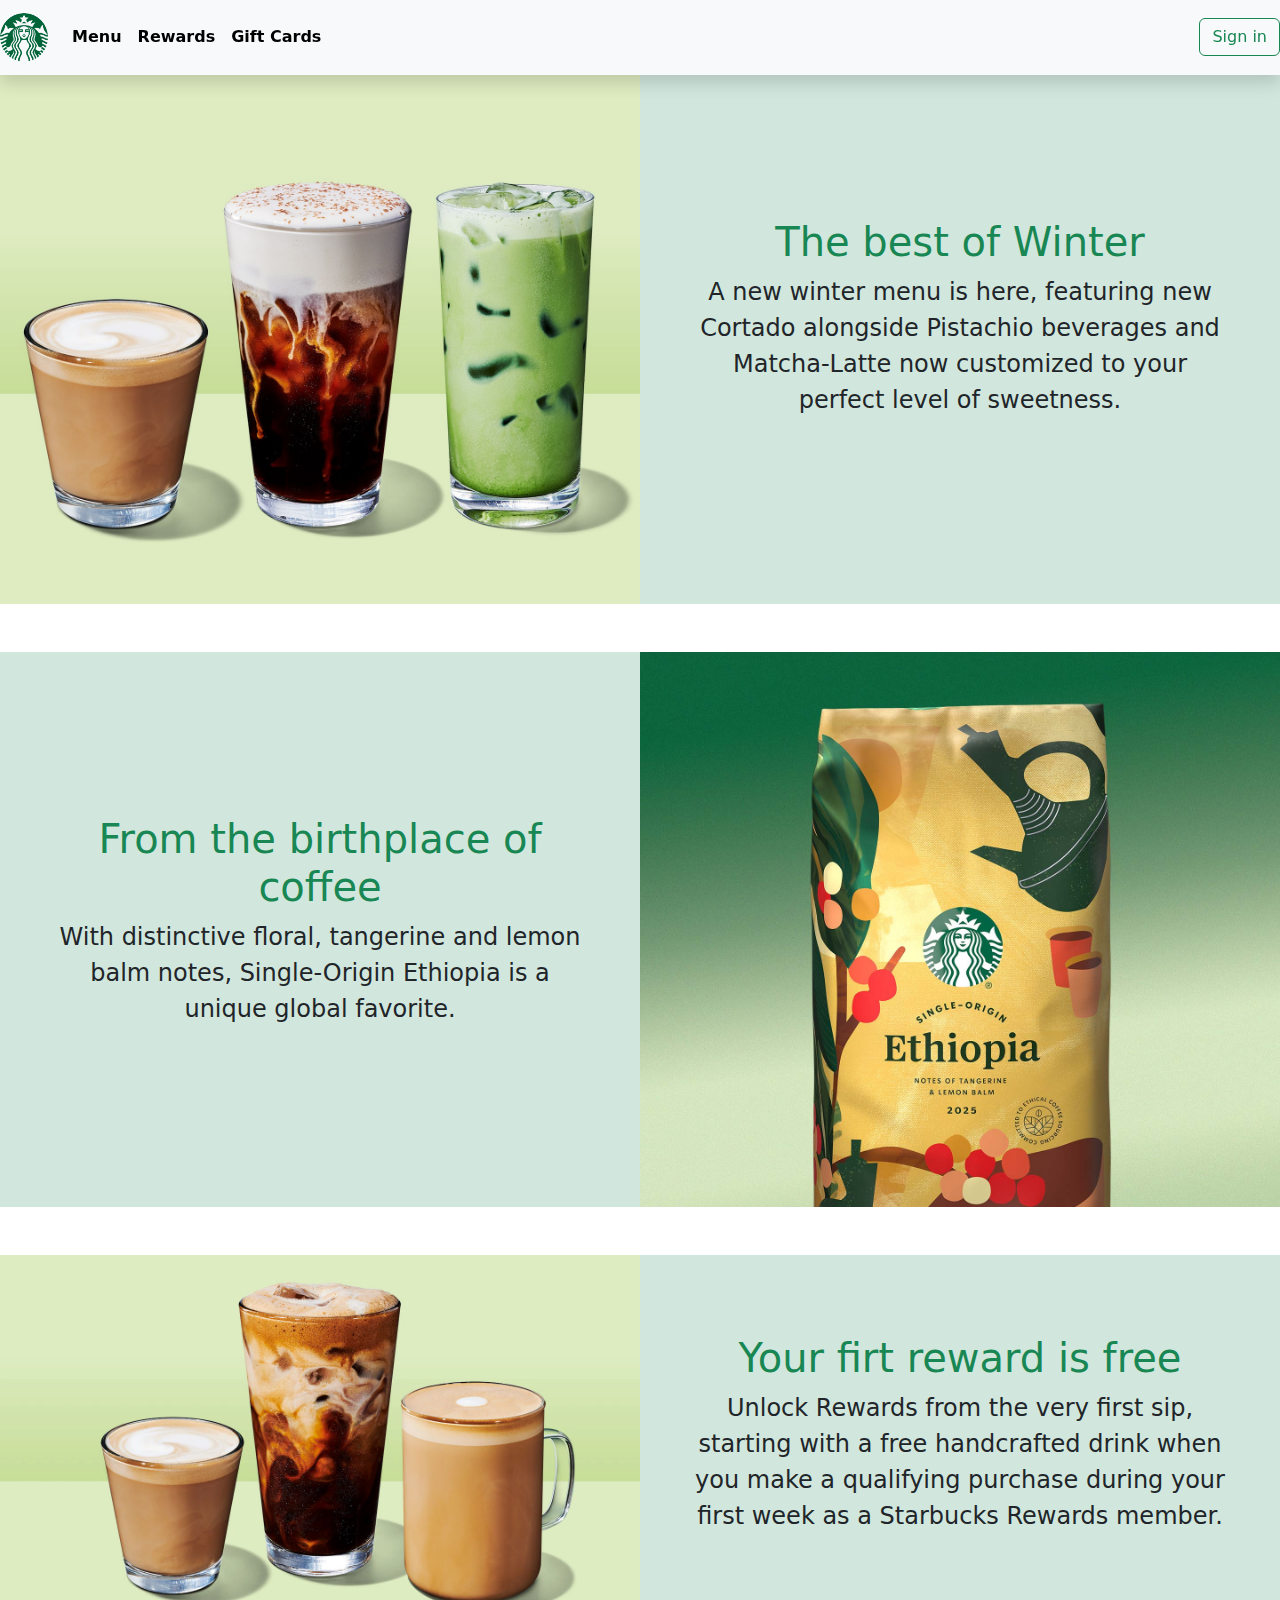
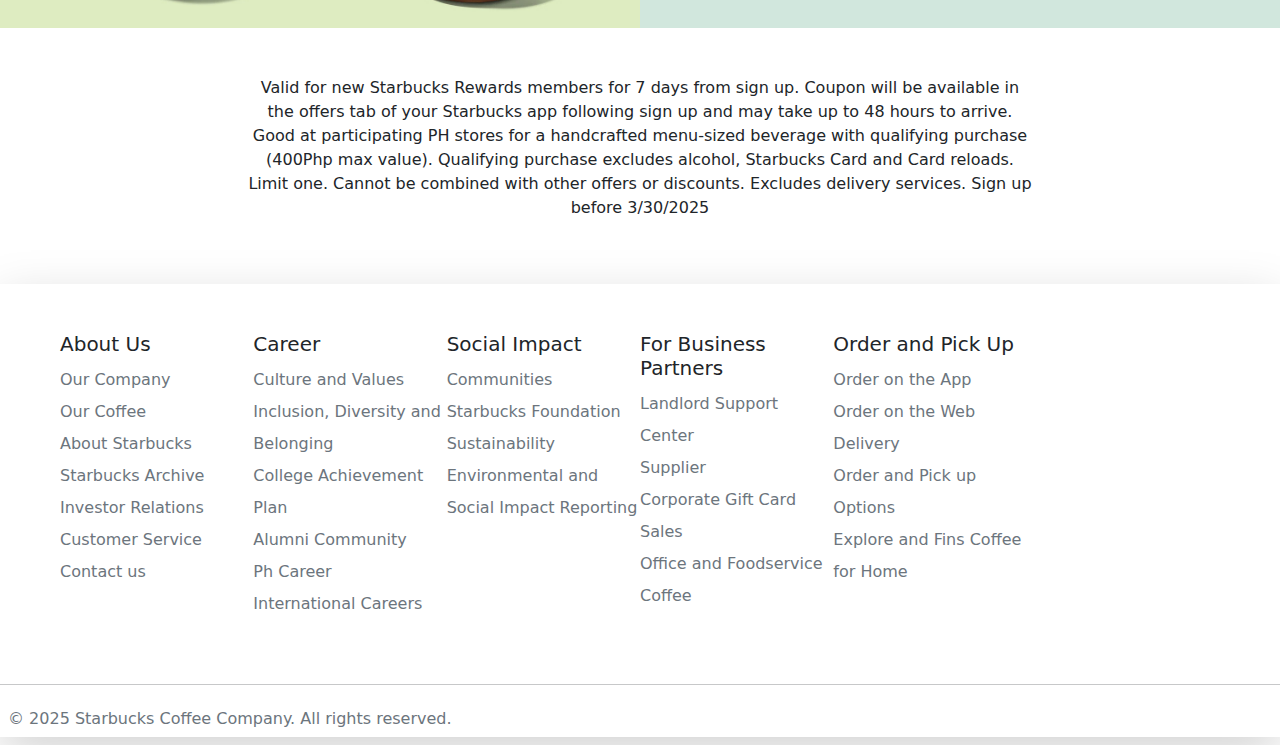
<file: index.html>
<!DOCTYPE html>
<html lang="en">

<head>
  <meta charset="UTF-8">
  <meta name="viewport" content="width=device-width, initial-scale=1.0">
  <title>Starbuck</title>
  <link href="https://cdn.jsdelivr.net/npm/bootstrap@5.3.3/dist/css/bootstrap.min.css" rel="stylesheet"
    integrity="sha384-QWTKZyjpPEjISv5WaRU9OFeRpok6YctnYmDr5pNlyT2bRjXh0JMhjY6hW+ALEwIH" crossorigin="anonymous">
    <link rel="stylesheet" href="style.css">
</head>

<!--Nav Section-->
<body>
  <nav class="navbar navbar-expand-lg bg-body-tertiary shadow fixed-top">
    <div class="container-fluid p-0">
      <a class="navbar-brand" href="#"><img src="images/sb-logo.png" class="rounded-circle" style="width: 3rem;"></a>
      <button class="navbar-toggler" type="button" data-bs-toggle="collapse" data-bs-target="#navbarNav"
        aria-controls="navbarNav" aria-expanded="false" aria-label="Toggle navigation">
        <span class="navbar-toggler-icon"></span>
      </button>
      <div class="collapse navbar-collapse" id="navbarNav">
        <ul class="navbar-nav me-auto mb-2 mb-lg-0">
          <li class="nav-item">
            <a class="nav-hover nav-link active fw-bold" aria-current="page" href="menu.html">Menu</a>
          </li>
          <li class="nav-item">
            <a class="nav-hover nav-link active fw-bold" href="reward.html">Rewards</a>
          </li>
          <li class="nav-item">
            <a class="nav-hover nav-link active fw-bold" href="gift.html">Gift Cards</a>
          </li>
        </ul>
        <hr>
        <div class="d-flex">
          <a href="login.html"class="btn btn-outline-success">Sign in</a>
        </div>
      </div>
    </div>
  </nav>
  <!--End Nav Section-->

  <!--Main Section-->
  <main class="mt-5">
        <!--First row-->
        <div class="row mt-5 bg-success-subtle align-items-center g-0">
          <div class="col-md-6">
            <img src="images/three-glass-drinks.jpg" class="img-fluid">
          </div>
          <div class="col-md-6 text-center p-5">
            <h1 class="text-success">The best of Winter</h1>
            <p class="fs-4">A new winter menu is here, featuring new Cortado alongside Pistachio beverages and Matcha-Latte
              now
              customized to your perfect level of sweetness.</p>
          </div>
        </div>
        <!--End of First row-->

        <!--Second row-->
        <div class="row bg-success-subtle mt-5 align-items-center d-flex flex-wrap-reverse g-0">
          <div class="col-md-6 text-center p-5">
            <h1 class="text-success">From the birthplace of coffee</h1>
            <p class="fs-4">With distinctive floral, tangerine and lemon balm notes,
              Single-Origin Ethiopia is a unique global favorite.</p>
          </div>
          <div class="col-md-6">
            <img class="img-fluid" src="images/coffee-pack.jpg">
          </div>
        </div>
        <!--End of Second row-->

        <!--Third row-->
        <div class="row bg-success-subtle mt-5 align-items-center g-0">
          <div class="col-md-6">
            <img class="img-fluid" src="images/three-glass-coffee.webp">
          </div>
          <div class="col-md-6 text-center p-5">
            <h1 class="text-success">Your firt reward is free</h1>
            <p class="fs-4">Unlock Rewards from the very first sip, starting with a free handcrafted drink when you make a
              qualifying
              purchase during your first week as a Starbucks Rewards member.</p>
          </div>
        </div>
        <!--End of third row-->

        <!--Fourth row-->
        <div class="row p-5 align-items-center text-center g-0">
          <div class="col-md-2"></div>
          <div class="col-md-8">
            <p>Valid for new Starbucks Rewards members for 7 days from sign up. Coupon will be available in the offers tab
              of your Starbucks app following sign up and may take up to 48 hours to arrive. Good at participating PH
              stores for a handcrafted menu-sized beverage with qualifying purchase (400Php max value). Qualifying purchase
              excludes alcohol, Starbucks Card and Card reloads. Limit one. Cannot be combined with other offers or
              discounts. Excludes delivery services. Sign up before 3/30/2025</p>
          </div>
          <div class="col-md-2"></div>
        </div>
        <!--End of fourth row-->
  </main>

    <!--Footer-->
    <footer class="shadow-lg">
      <div class="container-fluid">
            <!-- Accordion for smaller screens -->
            <div class="accordion accordion-flush d-lg-none pt-5" id="footerAccordion">
              <!-- About Us -->
              <div class="accordion-item">
                <h2 class="accordion-header" id="aboutUsHeading">
                  <button class="accordion-button" type="button" data-bs-toggle="collapse" data-bs-target="#aboutUsCollapse" aria-expanded="true" aria-controls="aboutUsCollapse">
                    About Us
                  </button>
                </h2>
                <div id="aboutUsCollapse" class="accordion-collapse collapse show" aria-labelledby="aboutUsHeading" data-bs-parent="#footerAccordion">
                  <div class="accordion-body">
                    <a href="https://www.starbucks.com/about-us/" class="custom-link lh-lg link-offset-2 link-underline link-underline-opacity-0 d-block text-secondary">Our Company</a>
                    <a href="https://www.starbucks.com/coffee/" class="custom-link lh-lg link-offset-2 link-underline link-underline-opacity-0 d-block text-secondary">Our Coffee</a>
                    <a href="https://about.starbucks.com/" class="custom-link lh-lg link-offset-2 link-underline link-underline-opacity-0 d-block text-secondary">About Starbucks</a>
                    <a href="https://archive.starbucks.com/" class="custom-link lh-lg link-offset-2 link-underline link-underline-opacity-0 d-block text-secondary">Starbucks Archive</a>
                    <a href="https://investor.starbucks.com/ir-home/default.aspx" class="custom-link lh-lg link-offset-2 link-underline link-underline-opacity-0 d-block text-secondary">Investor Relations</a>
                    <a href="https://customerservice.starbucks.com/sbux" class="custom-link lh-lg link-offset-2 link-underline link-underline-opacity-0 d-block text-secondary">Customer Service</a>
                    <a href="https://www.starbucks.com/contact/" class="custom-link lh-lg link-offset-2 link-underline link-underline-opacity-0 d-block text-secondary">Contact us</a>
                  </div>
                </div>
              </div>
            </div>
            <!--End About us footer section-->

            <!-- Careers -->
            <div class="accordion accordion-flush d-lg-none" id="footerAccordion">
              <div class="accordion-item">
                <h2 class="accordion-header" id="careersHeading">
                  <button class="accordion-button collapsed" type="button" data-bs-toggle="collapse" data-bs-target="#careersCollapse" aria-expanded="false" aria-controls="careersCollapse">
                    Careers
                  </button>
                </h2>
                <div id="careersCollapse" class="accordion-collapse collapse" aria-labelledby="careersHeading" data-bs-parent="#footerAccordion">
                  <div class="accordion-body">
                    <a href="https://careers.starbucks.com/culture/" class="custom-link lh-lg link-offset-2 link-underline link-underline-opacity-0 d-block text-secondary">Culture and Values</a>
                    <a href="https://about.starbucks.com/inclusion-diversity-belonging/" class="custom-link lh-lg link-offset-2 link-underline link-underline-opacity-0 d-block text-secondary">Inclusion, Diversity, & Belonging</a>
                    <a href="https://careers.starbucks.com/benefits/education/" class="custom-link lh-lg link-offset-2 link-underline link-underline-opacity-0 d-block text-secondary">College Achievement Plan</a>
                    <a href="https://alumni.starbucks.com/login/" class="custom-link lh-lg link-offset-2 link-underline link-underline-opacity-0 d-block text-secondary">Alumni Community</a>
                    <a href="https://careers.starbucks.com/" class="custom-link lh-lg link-offset-2 link-underline link-underline-opacity-0 d-block text-secondary">PH Careers</a>
                    <a href="https://careers.starbucks.com/discover-opportunities/international-careers/" class="custom-link lh-lg link-offset-2 link-underline link-underline-opacity-0 d-block text-secondary">International Careers</a>
                  </div>
                </div>
              </div>
            </div> 
            <!--End of Career section footer-->

              <!--Social Impact-->
              <div class="accordion accordion-flush d-lg-none" id="footerAccordion">
                <div class="accordion-item">
                  <h2 class="accordion-header" id="socialImpact">
                    <button class="accordion-button collapsed" type="button" data-bs-toggle="collapse" data-bs-target="#careersCollapse" aria-expanded="false" aria-controls="careersCollapse">
                      Social Impact
                    </button>
                  </h2>
                  <div id="careersCollapse" class="accordion-collapse collapse" aria-labelledby="careersHeading" data-bs-parent="#footerAccordion">
                    <div class="accordion-body">
                      <a href="https://about.starbucks.com/communities/" class="custom-link lh-lg link-offset-2 link-underline link-underline-opacity-0 d-block text-secondary">Communities</a>
                      <a href="https://about.starbucks.com/the-starbucks-foundation/" class="custom-link lh-lg link-offset-2 link-underline link-underline-opacity-0 d-block text-secondary">Starbucks Foundation</a>
                      <a href="https://about.starbucks.com/sustainability/" class="custom-link lh-lg link-offset-2 link-underline link-underline-opacity-0 d-block text-secondary">Sustainability</a>
                      <a href="https://www.starbucks.com/responsibility/reporting-hub/" class="custom-link lh-lg link-offset-2 link-underline link-underline-opacity-0 d-block text-secondary">Environmental and Social Impact Reporting</a>
                    </div>
                  </div>
                </div>
              </div>
              <!--End of Social Impact-->
            
            <!--For Business Partners-->
            <div class="accordion accordion-flush d-lg-none" id="footerAccordion">
              <div class="accordion-item">
                <h2 class="accordion-header" id="forBusinessPartners">
                  <button class="accordion-button" type="button" data-bs-toggle="collapse" data-bs-target="#aboutUsCollapse" aria-expanded="true" aria-controls="aboutUsCollapse">
                    For Business Partner
                  </button>
                </h2>
                <div id="aboutUsCollapse" class="accordion-collapse collapse show" aria-labelledby="aboutUsHeading" data-bs-parent="#footerAccordion">
                  <div class="accordion-body">
                    <a href="https://www.starbucks.com/business/landlord-faq/" class="custom-link lh-lg link-offset-2 link-underline link-underline-opacity-0 d-block text-secondary">Landlord Support Center</a>
                    <a href="https://www.starbucks.com/business/suppliers/" class="custom-link lh-lg link-offset-2 link-underline link-underline-opacity-0 d-block text-secondary">Supplier</a>
                    <a href="https://www.starbuckscardb2b.com/s/" class="custom-link lh-lg link-offset-2 link-underline link-underline-opacity-0 d-block text-secondary">Corporate Gift Card Sales</a>
                    <a href="https://www.nestlecoffeepartnerssl.com/our-brands/we-proudly-serve-starbucks" class="custom-link lh-lg link-offset-2 link-underline link-underline-opacity-0 d-block text-secondary">Office and Foodservice Coffee</a>
                  </div>
                </div>
              </div>
            </div>
              <!--End of Business Partners-->

              <!--Order and Pick Up-->
              <div class="accordion accordion-flush d-lg-none" id="footerAccordion">
                <div class="accordion-item">
                  <h2 class="accordion-header" id="orderAndPickUp">
                    <button class="accordion-button" type="button" data-bs-toggle="collapse" data-bs-target="#aboutUsCollapse" aria-expanded="true" aria-controls="aboutUsCollapse">
                      Order and Pick Up
                    </button>
                  </h2>
                  <div id="aboutUsCollapse" class="accordion-collapse collapse show" aria-labelledby="aboutUsHeading" data-bs-parent="#footerAccordion">
                    <div class="accordion-body">
                      <a href="https://www.starbucks.com/rewards/mobile-apps/" class="custom-link lh-lg link-offset-2 link-underline link-underline-opacity-0 d-block text-secondary">Order on the App</a>
                      <a href="https://www.starbucks.com/menu" class="custom-link lh-lg link-offset-2 link-underline link-underline-opacity-0 d-block text-secondary">Order on the web</a>
                      <a href="https://www.starbucks.com/stores-and-ordering/delivery/" class="custom-link lh-lg link-offset-2 link-underline link-underline-opacity-0 d-block text-secondary">Delivery</a>
                      <a href="https://www.starbucks.com/stores-and-ordering/" class="custom-link lh-lg link-offset-2 link-underline link-underline-opacity-0 d-block text-secondary">Order and Pick up Options</a>
                      <a href="https://athome.starbucks.com/?utm_source=starbucks.com&utm_medium=referral&utm_campaign=footer" class="custom-link lh-lg link-offset-2 link-underline link-underline-opacity-0 d-block text-secondary">Explore and Find Coffee for Home</a>
                    </div>
                  </div>
                </div>
              </div>
              <!--End of Order and Pick Up-->  


              <!-- Full-width view for larger screens -->

               <!--larger screens for about footer section-->
              <div class="row p-5 d-none d-lg-flex g-0">
                    <div class="col-md-2">
                      <h5>About Us</h5>
                      <a href="https://www.starbucks.com/about-us/" class="custom-link link-offset-2 link-underline link-underline-opacity-0 d-block text-secondary lh-lg">Our Company</a>
                      <a href="https://www.starbucks.com/coffee/" class="custom-link link-offset-2 link-underline link-underline-opacity-0 d-block text-secondary lh-lg">Our Coffee</a>
                      <a href="https://about.starbucks.com/" class="custom-link link-offset-2 link-underline link-underline-opacity-0 d-block text-secondary lh-lg">About Starbucks</a>
                      <a href="https://archive.starbucks.com/" class="custom-link link-offset-2 link-underline link-underline-opacity-0 d-block text-secondary lh-lg">Starbucks Archive</a>
                      <a href="https://investor.starbucks.com/ir-home/default.aspx" class="custom-link link-offset-2 link-underline link-underline-opacity-0 d-block text-secondary lh-lg">Investor Relations</a>
                      <a href="https://customerservice.starbucks.com/sbux" class="custom-link link-offset-2 link-underline link-underline-opacity-0 d-block text-secondary lh-lg">Customer Service</a>
                      <a href="https://www.starbucks.com/contact/" class="custom-link link-offset-2 link-underline link-underline-opacity-0 d-block text-secondary lh-lg">Contact us</a>
                    </div>
                    <!--End of larger screens for about footer section-->
                    
                    <!--larger screens for career footer section-->
                    <div class="col-md-2">
                      <h5>Career</h5>
                      <a href="https://careers.starbucks.com/culture/" class="custom-link link-offset-2 link-underline link-underline-opacity-0 d-block text-secondary lh-lg">Culture and Values</a>
                      <a href="https://about.starbucks.com/inclusion-diversity-belonging/" class="custom-link link-offset-2 link-underline link-underline-opacity-0 d-block text-secondary lh-lg">Inclusion, Diversity and Belonging</a>
                      <a href="https://careers.starbucks.com/benefits/education/" class="custom-link link-offset-2 link-underline link-underline-opacity-0 d-block text-secondary lh-lg">College Achievement Plan</a>
                      <a href="https://alumni.starbucks.com/login/" class="custom-link link-offset-2 link-underline link-underline-opacity-0 d-block text-secondary lh-lg">Alumni Community</a>
                      <a href="https://careers.starbucks.com/" class="custom-link link-offset-2 link-underline link-underline-opacity-0 d-block text-secondary lh-lg">Ph Career</a>
                      <a href="https://careers.starbucks.com/discover-opportunities/international-careers/" class="custom-link link-offset-2 link-underline link-underline-opacity-0 d-block text-secondary lh-lg">International Careers</a>
                    </div>
                    <!--End of larger screens for career footer section-->

                    <!--larger screens for social impact footer section-->
                    <div class="col-md-2">
                      <h5>Social Impact</h5>
                      <a href="https://about.starbucks.com/communities/" class="custom-link custom-link link-offset-2 link-underline link-underline-opacity-0 d-block text-secondary lh-lg">Communities</a>
                      <a href="https://about.starbucks.com/the-starbucks-foundation/" class="custom-link custom-link link-offset-2 link-underline link-underline-opacity-0 d-block text-secondary lh-lg">Starbucks Foundation</a>
                      <a href="https://about.starbucks.com/sustainability/" class="custom-link custom-link link-offset-2 link-underline link-underline-opacity-0 d-block text-secondary lh-lg">Sustainability</a>
                      <a href="https://www.starbucks.com/responsibility/reporting-hub/" class="custom-link custom-link link-offset-2 link-underline link-underline-opacity-0 d-block text-secondary lh-lg">Environmental and Social Impact Reporting</a>
                    </div>
                    <!--End of larger screens for social impact footer section-->

                    <!--larger screens for business partners footer section-->
                    <div class="col-md-2">
                      <h5>For Business Partners</h5>
                      <a href="https://www.starbucks.com/business/landlord-faq/" class="custom-link custom-link link-offset-2 link-underline link-underline-opacity-0 d-block text-secondary lh-lg">Landlord Support Center</a>
                      <a href="https://www.starbucks.com/business/suppliers/" class="custom-link custom-link link-offset-2 link-underline link-underline-opacity-0 d-block text-secondary lh-lg">Supplier</a>
                      <a href="https://www.starbuckscardb2b.com/s/" class="custom-link custom-link link-offset-2 link-underline link-underline-opacity-0 d-block text-secondary lh-lg">Corporate Gift Card Sales</a>
                      <a href="https://www.nestlecoffeepartnerssl.com/our-brands/we-proudly-serve-starbucks" class="custom-link custom-link link-offset-2 link-underline link-underline-opacity-0 d-block text-secondary lh-lg">Office and Foodservice Coffee</a>
                    </div>
                     <!--End of larger screens for business partners footer section-->

                     <!--larger screens for Order and Pick up footer section-->
                     <div class="col-md-2">
                      <h5>Order and Pick Up</h5>
                      <a href="https://www.starbucks.com/rewards/mobile-apps/" class="custom-link link-offset-2 link-underline link-underline-opacity-0 d-block text-secondary lh-lg">Order on the App</a>
                      <a href="https://www.starbucks.com/menu" class="custom-link link-offset-2 link-underline link-underline-opacity-0 d-block text-secondary lh-lg">Order on the Web</a>
                      <a href="https://www.starbucks.com/stores-and-ordering/delivery/" class="custom-link link-offset-2 link-underline link-underline-opacity-0 d-block text-secondary lh-lg">Delivery</a>
                      <a href="https://www.starbucks.com/stores-and-ordering/" class="custom-link link-offset-2 link-underline link-underline-opacity-0 d-block text-secondary lh-lg">Order and Pick up Options</a>
                      <a href="https://athome.starbucks.com/?utm_source=starbucks.com&utm_medium=referral&utm_campaign=footer" class="custom-link link-offset-2 link-underline link-underline-opacity-0 d-block text-secondary lh-lg">Explore and Fins Coffee for Home</a>
                    </div>
                     <!-- End of larger screens for Order and Pick up footer section-->
              </div>
      </div>
      <hr>
        <h6 class="text-secondary p-2">© 2025 Starbucks Coffee Company. All rights reserved.</h6>
    </footer>
    <!--End of Footer-->

  <script src="https://cdn.jsdelivr.net/npm/bootstrap@5.3.3/dist/js/bootstrap.bundle.min.js"
    integrity="sha384-YvpcrYf0tY3lHB60NNkmXc5s9fDVZLESaAA55NDzOxhy9GkcIdslK1eN7N6jIeHz"
    crossorigin="anonymous"></script>
</body>

</html>
</file>
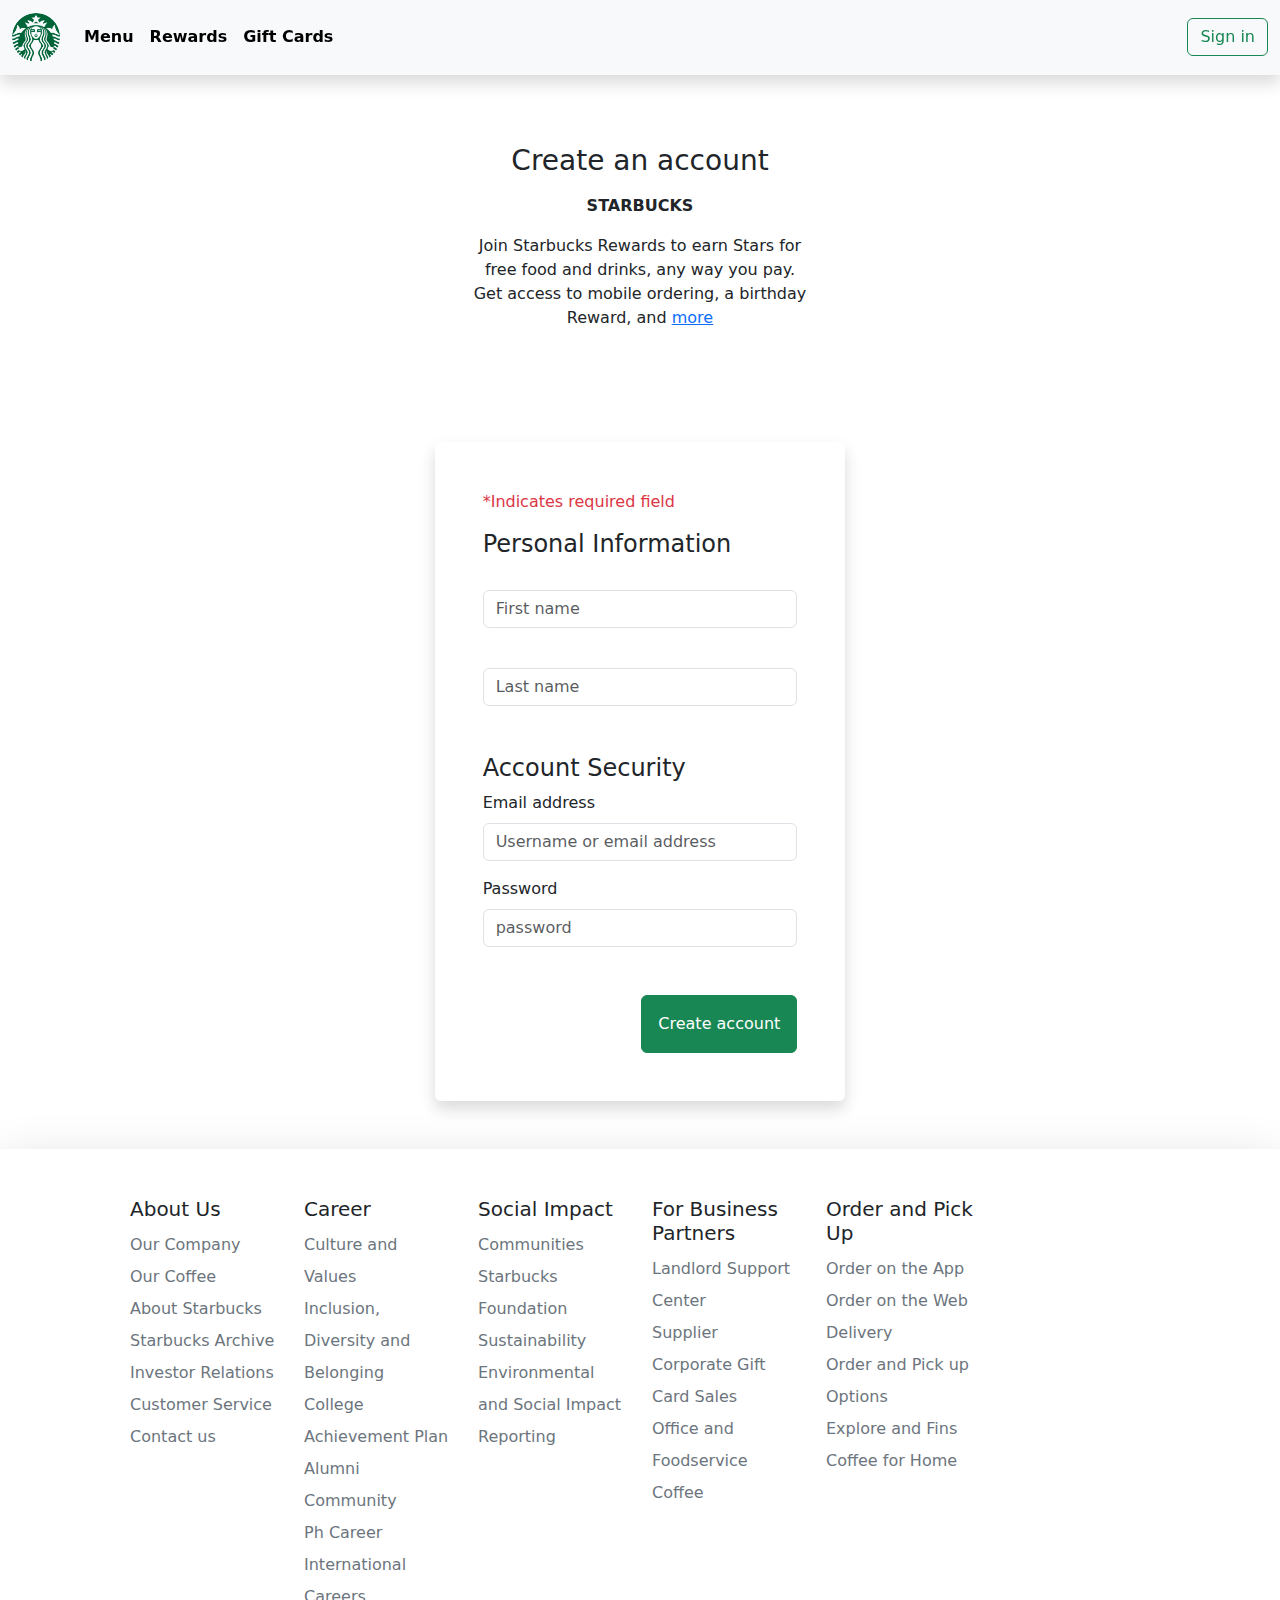
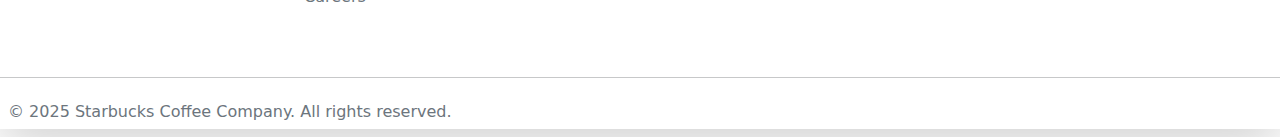
<file: join.html>
<!DOCTYPE html>
<html lang="en">

<head>
  <meta charset="UTF-8">
  <meta name="viewport" content="width=device-width, initial-scale=1.0">
  <title>Document</title>
  <link href="https://cdn.jsdelivr.net/npm/bootstrap@5.3.3/dist/css/bootstrap.min.css" rel="stylesheet"
    integrity="sha384-QWTKZyjpPEjISv5WaRU9OFeRpok6YctnYmDr5pNlyT2bRjXh0JMhjY6hW+ALEwIH" crossorigin="anonymous">
  <link rel="stylesheet" href="style.css">
</head>

<body>
  <!--Nav Section-->
  <nav class="navbar navbar-expand-lg bg-body-tertiary shadow fixed-top">
    <div class="container-fluid">
      <a class="navbar-brand" href="index.html"><img src="images/sb-logo.png" class="rounded-circle"
          style="width: 3rem;"></a>
      <button class="navbar-toggler" type="button" data-bs-toggle="collapse" data-bs-target="#navbarNav"
        aria-controls="navbarNav" aria-expanded="false" aria-label="Toggle navigation">
        <span class="navbar-toggler-icon"></span>
      </button>
      <div class="collapse navbar-collapse" id="navbarNav">
        <ul class="navbar-nav me-auto mb-2 mb-lg-0">
          <li class="nav-item">
            <a class="nav-hover nav-link active fw-bold" aria-current="page" href="menu.html">Menu</a>
          </li>
          <li class="nav-item">
            <a class="nav-hover nav-link active fw-bold" href="reward.html">Rewards</a>
          </li>
          <li class="nav-item">
            <a class="nav-hover nav-link active fw-bold" href="gift.html">Gift Cards</a>
          </li>
        </ul>
        <hr>
        <div class="d-flex">
          <a href="login.html" class="btn btn-outline-success">Sign in</a>
        </div>
      </div>
    </div>
  </nav>
  <!--End of Nav Section-->

  <main class="pt-5">
    <div class="row m-5 p-5">
      <div class="col-md-4">
      </div>
      <div class="col-md-4 text-center">
        <h3 class="mb-3">Create an account</h3>
        <p class="fw-bold">STARBUCKS</p>
        <p>Join Starbucks Rewards to earn Stars for free food and drinks, any way you pay. Get access to mobile
          ordering, a birthday Reward, and <a href="reward.html">more</a></p>
      </div>
      <div class="col-md-4">
      </div>
    </div>
    <div class="row">
      <div class="col-md-4">
      </div>
      <!--Form-->
      <div class="col-md-4 mb-5">
        <form class="shadow p-5 rounded">
          <p class="text-danger">*Indicates required field</p>
          <div class="mb-3">
            <h4>Personal Information</h4>
            <label class="form-label" for="name"></label>
            <input id="name" class="form-control" type="email" placeholder="First name" required>
          </div>

          <div class="mb-5">
            <label class="form-label" for="lastname"></label>
            <input id="lastname" class="form-control" type="password" placeholder="Last name" required>
          </div>

          <div class="mb-3">
            <h4>Account Security</h4>
            <label class="form-label" for="email">Email address</label>
            <input id="email" class="form-control" type="email" placeholder="Username or email address" required>
          </div>

          <div class="mb-5">
            <label class="form-label" for="passowrd">Password</label>
            <input id="password" class="form-control" type="password" placeholder="password" required>
          </div>

          <div class="text-end">
            <button class="btn btn-success align p-3">Create account</button>
          </div>
        </form>
      </div>
      <!--End of form-->
    </div>
    <div class="col-md-4">
    </div>
    </div>
    <div class="row">
      <div class="col-md-4">
      </div>
      <div class="col-md-4">
      </div>
      <div class="col-md-4">
      </div>
    </div>
  </main>

  <!--Footer-->
  <footer class="shadow-lg">
    <div class="container">
      <!-- Accordion for smaller screens -->
      <div class="accordion accordion-flush d-lg-none pt-5" id="footerAccordion">
        <!-- About Us -->
        <div class="accordion-item">
          <h2 class="accordion-header" id="aboutUsHeading">
            <button class="accordion-button" type="button" data-bs-toggle="collapse" data-bs-target="#aboutUsCollapse"
              aria-expanded="true" aria-controls="aboutUsCollapse">
              About Us
            </button>
          </h2>
          <div id="aboutUsCollapse" class="accordion-collapse collapse show" aria-labelledby="aboutUsHeading"
            data-bs-parent="#footerAccordion">
            <div class="accordion-body">
              <a href="https://www.starbucks.com/about-us/"
                class="custom-link lh-lg link-offset-2 link-underline link-underline-opacity-0 d-block text-secondary">Our
                Company</a>
              <a href="https://www.starbucks.com/coffee/"
                class="custom-link lh-lg link-offset-2 link-underline link-underline-opacity-0 d-block text-secondary">Our
                Coffee</a>
              <a href="https://about.starbucks.com/"
                class="custom-link lh-lg link-offset-2 link-underline link-underline-opacity-0 d-block text-secondary">About
                Starbucks</a>
              <a href="https://archive.starbucks.com/"
                class="custom-link lh-lg link-offset-2 link-underline link-underline-opacity-0 d-block text-secondary">Starbucks
                Archive</a>
              <a href="https://investor.starbucks.com/ir-home/default.aspx"
                class="custom-link lh-lg link-offset-2 link-underline link-underline-opacity-0 d-block text-secondary">Investor
                Relations</a>
              <a href="https://customerservice.starbucks.com/sbux"
                class="custom-link lh-lg link-offset-2 link-underline link-underline-opacity-0 d-block text-secondary">Customer
                Service</a>
              <a href="https://www.starbucks.com/contact/"
                class="custom-link lh-lg link-offset-2 link-underline link-underline-opacity-0 d-block text-secondary">Contact
                us</a>
            </div>
          </div>
        </div>
      </div>
      <!--End About us footer section-->

      <!-- Careers -->
      <div class="accordion accordion-flush d-lg-none" id="footerAccordion">
        <div class="accordion-item">
          <h2 class="accordion-header" id="careersHeading">
            <button class="accordion-button collapsed" type="button" data-bs-toggle="collapse"
              data-bs-target="#careersCollapse" aria-expanded="false" aria-controls="careersCollapse">
              Careers
            </button>
          </h2>
          <div id="careersCollapse" class="accordion-collapse collapse" aria-labelledby="careersHeading"
            data-bs-parent="#footerAccordion">
            <div class="accordion-body">
              <a href="https://careers.starbucks.com/culture/"
                class="custom-link lh-lg link-offset-2 link-underline link-underline-opacity-0 d-block text-secondary">Culture
                and Values</a>
              <a href="https://about.starbucks.com/inclusion-diversity-belonging/"
                class="custom-link lh-lg link-offset-2 link-underline link-underline-opacity-0 d-block text-secondary">Inclusion,
                Diversity, & Belonging</a>
              <a href="https://careers.starbucks.com/benefits/education/"
                class="custom-link lh-lg link-offset-2 link-underline link-underline-opacity-0 d-block text-secondary">College
                Achievement Plan</a>
              <a href="https://alumni.starbucks.com/login/"
                class="custom-link lh-lg link-offset-2 link-underline link-underline-opacity-0 d-block text-secondary">Alumni
                Community</a>
              <a href="https://careers.starbucks.com/"
                class="custom-link lh-lg link-offset-2 link-underline link-underline-opacity-0 d-block text-secondary">PH
                Careers</a>
              <a href="https://careers.starbucks.com/discover-opportunities/international-careers/"
                class="custom-link lh-lg link-offset-2 link-underline link-underline-opacity-0 d-block text-secondary">International
                Careers</a>
            </div>
          </div>
        </div>
      </div>
      <!--End of Career section footer-->

      <!--Social Impact-->
      <div class="accordion accordion-flush d-lg-none" id="footerAccordion">
        <div class="accordion-item">
          <h2 class="accordion-header" id="socialImpact">
            <button class="accordion-button collapsed" type="button" data-bs-toggle="collapse"
              data-bs-target="#careersCollapse" aria-expanded="false" aria-controls="careersCollapse">
              Social Impact
            </button>
          </h2>
          <div id="careersCollapse" class="accordion-collapse collapse" aria-labelledby="careersHeading"
            data-bs-parent="#footerAccordion">
            <div class="accordion-body">
              <a href="https://about.starbucks.com/communities/"
                class="custom-link lh-lg link-offset-2 link-underline link-underline-opacity-0 d-block text-secondary">Communities</a>
              <a href="https://about.starbucks.com/the-starbucks-foundation/"
                class="custom-link lh-lg link-offset-2 link-underline link-underline-opacity-0 d-block text-secondary">Starbucks
                Foundation</a>
              <a href="https://about.starbucks.com/sustainability/"
                class="custom-link lh-lg link-offset-2 link-underline link-underline-opacity-0 d-block text-secondary">Sustainability</a>
              <a href="https://www.starbucks.com/responsibility/reporting-hub/"
                class="custom-link lh-lg link-offset-2 link-underline link-underline-opacity-0 d-block text-secondary">Environmental
                and Social Impact Reporting</a>
            </div>
          </div>
        </div>
      </div>
      <!--End of Social Impact-->

      <!--For Business Partners-->
      <div class="accordion accordion-flush d-lg-none" id="footerAccordion">
        <div class="accordion-item">
          <h2 class="accordion-header" id="forBusinessPartners">
            <button class="accordion-button" type="button" data-bs-toggle="collapse" data-bs-target="#aboutUsCollapse"
              aria-expanded="true" aria-controls="aboutUsCollapse">
              For Business Partner
            </button>
          </h2>
          <div id="aboutUsCollapse" class="accordion-collapse collapse show" aria-labelledby="aboutUsHeading"
            data-bs-parent="#footerAccordion">
            <div class="accordion-body">
              <a href="https://www.starbucks.com/business/landlord-faq/"
                class="custom-link lh-lg link-offset-2 link-underline link-underline-opacity-0 d-block text-secondary">Landlord
                Support Center</a>
              <a href="https://www.starbucks.com/business/suppliers/"
                class="custom-link lh-lg link-offset-2 link-underline link-underline-opacity-0 d-block text-secondary">Supplier</a>
              <a href="https://www.starbuckscardb2b.com/s/"
                class="custom-link lh-lg link-offset-2 link-underline link-underline-opacity-0 d-block text-secondary">Corporate
                Gift Card Sales</a>
              <a href="https://www.nestlecoffeepartnerssl.com/our-brands/we-proudly-serve-starbucks"
                class="custom-link lh-lg link-offset-2 link-underline link-underline-opacity-0 d-block text-secondary">Office
                and Foodservice Coffee</a>
            </div>
          </div>
        </div>
      </div>
      <!--End of Business Partners-->

      <!--Order and Pick Up-->
      <div class="accordion accordion-flush d-lg-none" id="footerAccordion">
        <div class="accordion-item">
          <h2 class="accordion-header" id="orderAndPickUp">
            <button class="accordion-button" type="button" data-bs-toggle="collapse" data-bs-target="#aboutUsCollapse"
              aria-expanded="true" aria-controls="aboutUsCollapse">
              Order and Pick Up
            </button>
          </h2>
          <div id="aboutUsCollapse" class="accordion-collapse collapse show" aria-labelledby="aboutUsHeading"
            data-bs-parent="#footerAccordion">
            <div class="accordion-body">
              <a href="https://www.starbucks.com/rewards/mobile-apps/"
                class="custom-link lh-lg link-offset-2 link-underline link-underline-opacity-0 d-block text-secondary">Order
                on the App</a>
              <a href="https://www.starbucks.com/menu"
                class="custom-link lh-lg link-offset-2 link-underline link-underline-opacity-0 d-block text-secondary">Order
                on the web</a>
              <a href="https://www.starbucks.com/stores-and-ordering/delivery/"
                class="custom-link lh-lg link-offset-2 link-underline link-underline-opacity-0 d-block text-secondary">Delivery</a>
              <a href="https://www.starbucks.com/stores-and-ordering/"
                class="custom-link lh-lg link-offset-2 link-underline link-underline-opacity-0 d-block text-secondary">Order
                and Pick up Options</a>
              <a href="https://athome.starbucks.com/?utm_source=starbucks.com&utm_medium=referral&utm_campaign=footer"
                class="custom-link lh-lg link-offset-2 link-underline link-underline-opacity-0 d-block text-secondary">Explore
                and Find Coffee for Home</a>
            </div>
          </div>
        </div>
      </div>
      <!--End of Order and Pick Up-->


      <!-- Full-width view for larger screens -->

      <!--larger screens for about footer section-->
      <div class="row p-5 d-none d-lg-flex">
        <div class="col-md-2">
          <h5>About Us</h5>
          <a href="https://www.starbucks.com/about-us/"
            class="custom-link link-offset-2 link-underline link-underline-opacity-0 d-block text-secondary lh-lg">Our
            Company</a>
          <a href="https://www.starbucks.com/coffee/"
            class="custom-link link-offset-2 link-underline link-underline-opacity-0 d-block text-secondary lh-lg">Our
            Coffee</a>
          <a href="https://about.starbucks.com/"
            class="custom-link link-offset-2 link-underline link-underline-opacity-0 d-block text-secondary lh-lg">About
            Starbucks</a>
          <a href="https://archive.starbucks.com/"
            class="custom-link link-offset-2 link-underline link-underline-opacity-0 d-block text-secondary lh-lg">Starbucks
            Archive</a>
          <a href="https://investor.starbucks.com/ir-home/default.aspx"
            class="custom-link link-offset-2 link-underline link-underline-opacity-0 d-block text-secondary lh-lg">Investor
            Relations</a>
          <a href="https://customerservice.starbucks.com/sbux"
            class="custom-link link-offset-2 link-underline link-underline-opacity-0 d-block text-secondary lh-lg">Customer
            Service</a>
          <a href="https://www.starbucks.com/contact/"
            class="custom-link link-offset-2 link-underline link-underline-opacity-0 d-block text-secondary lh-lg">Contact
            us</a>
        </div>
        <!--End of larger screens for about footer section-->

        <!--larger screens for career footer section-->
        <div class="col-md-2">
          <h5>Career</h5>
          <a href="https://careers.starbucks.com/culture/"
            class="custom-link link-offset-2 link-underline link-underline-opacity-0 d-block text-secondary lh-lg">Culture
            and Values</a>
          <a href="https://about.starbucks.com/inclusion-diversity-belonging/"
            class="custom-link link-offset-2 link-underline link-underline-opacity-0 d-block text-secondary lh-lg">Inclusion,
            Diversity and Belonging</a>
          <a href="https://careers.starbucks.com/benefits/education/"
            class="custom-link link-offset-2 link-underline link-underline-opacity-0 d-block text-secondary lh-lg">College
            Achievement Plan</a>
          <a href="https://alumni.starbucks.com/login/"
            class="custom-link link-offset-2 link-underline link-underline-opacity-0 d-block text-secondary lh-lg">Alumni
            Community</a>
          <a href="https://careers.starbucks.com/"
            class="custom-link link-offset-2 link-underline link-underline-opacity-0 d-block text-secondary lh-lg">Ph
            Career</a>
          <a href="https://careers.starbucks.com/discover-opportunities/international-careers/"
            class="custom-link link-offset-2 link-underline link-underline-opacity-0 d-block text-secondary lh-lg">International
            Careers</a>
        </div>
        <!--End of larger screens for career footer section-->

        <!--larger screens for social impact footer section-->
        <div class="col-md-2">
          <h5>Social Impact</h5>
          <a href="https://about.starbucks.com/communities/"
            class="custom-link custom-link link-offset-2 link-underline link-underline-opacity-0 d-block text-secondary lh-lg">Communities</a>
          <a href="https://about.starbucks.com/the-starbucks-foundation/"
            class="custom-link custom-link link-offset-2 link-underline link-underline-opacity-0 d-block text-secondary lh-lg">Starbucks
            Foundation</a>
          <a href="https://about.starbucks.com/sustainability/"
            class="custom-link custom-link link-offset-2 link-underline link-underline-opacity-0 d-block text-secondary lh-lg">Sustainability</a>
          <a href="https://www.starbucks.com/responsibility/reporting-hub/"
            class="custom-link custom-link link-offset-2 link-underline link-underline-opacity-0 d-block text-secondary lh-lg">Environmental
            and Social Impact Reporting</a>
        </div>
        <!--End of larger screens for social impact footer section-->

        <!--larger screens for business partners footer section-->
        <div class="col-md-2">
          <h5>For Business Partners</h5>
          <a href="https://www.starbucks.com/business/landlord-faq/"
            class="custom-link custom-link link-offset-2 link-underline link-underline-opacity-0 d-block text-secondary lh-lg">Landlord
            Support Center</a>
          <a href="https://www.starbucks.com/business/suppliers/"
            class="custom-link custom-link link-offset-2 link-underline link-underline-opacity-0 d-block text-secondary lh-lg">Supplier</a>
          <a href="https://www.starbuckscardb2b.com/s/"
            class="custom-link custom-link link-offset-2 link-underline link-underline-opacity-0 d-block text-secondary lh-lg">Corporate
            Gift Card Sales</a>
          <a href="https://www.nestlecoffeepartnerssl.com/our-brands/we-proudly-serve-starbucks"
            class="custom-link custom-link link-offset-2 link-underline link-underline-opacity-0 d-block text-secondary lh-lg">Office
            and Foodservice Coffee</a>
        </div>
        <!--End of larger screens for business partners footer section-->

        <!--larger screens for Order and Pick up footer section-->
        <div class="col-md-2">
          <h5>Order and Pick Up</h5>
          <a href="https://www.starbucks.com/rewards/mobile-apps/"
            class="custom-link link-offset-2 link-underline link-underline-opacity-0 d-block text-secondary lh-lg">Order
            on the App</a>
          <a href="https://www.starbucks.com/menu"
            class="custom-link link-offset-2 link-underline link-underline-opacity-0 d-block text-secondary lh-lg">Order
            on the Web</a>
          <a href="https://www.starbucks.com/stores-and-ordering/delivery/"
            class="custom-link link-offset-2 link-underline link-underline-opacity-0 d-block text-secondary lh-lg">Delivery</a>
          <a href="https://www.starbucks.com/stores-and-ordering/"
            class="custom-link link-offset-2 link-underline link-underline-opacity-0 d-block text-secondary lh-lg">Order
            and Pick up Options</a>
          <a href="https://athome.starbucks.com/?utm_source=starbucks.com&utm_medium=referral&utm_campaign=footer"
            class="custom-link link-offset-2 link-underline link-underline-opacity-0 d-block text-secondary lh-lg">Explore
            and Fins Coffee for Home</a>
        </div>
        <!-- End of larger screens for Order and Pick up footer section-->
      </div>
    </div>
    <hr>
    <h6 class="text-secondary p-2">© 2025 Starbucks Coffee Company. All rights reserved.</h6>
  </footer>
  <!--End of Footer-->

  <script src="https://cdn.jsdelivr.net/npm/bootstrap@5.3.3/dist/js/bootstrap.bundle.min.js"
    integrity="sha384-YvpcrYf0tY3lHB60NNkmXc5s9fDVZLESaAA55NDzOxhy9GkcIdslK1eN7N6jIeHz"
    crossorigin="anonymous"></script>
</body>

</html>
</file>
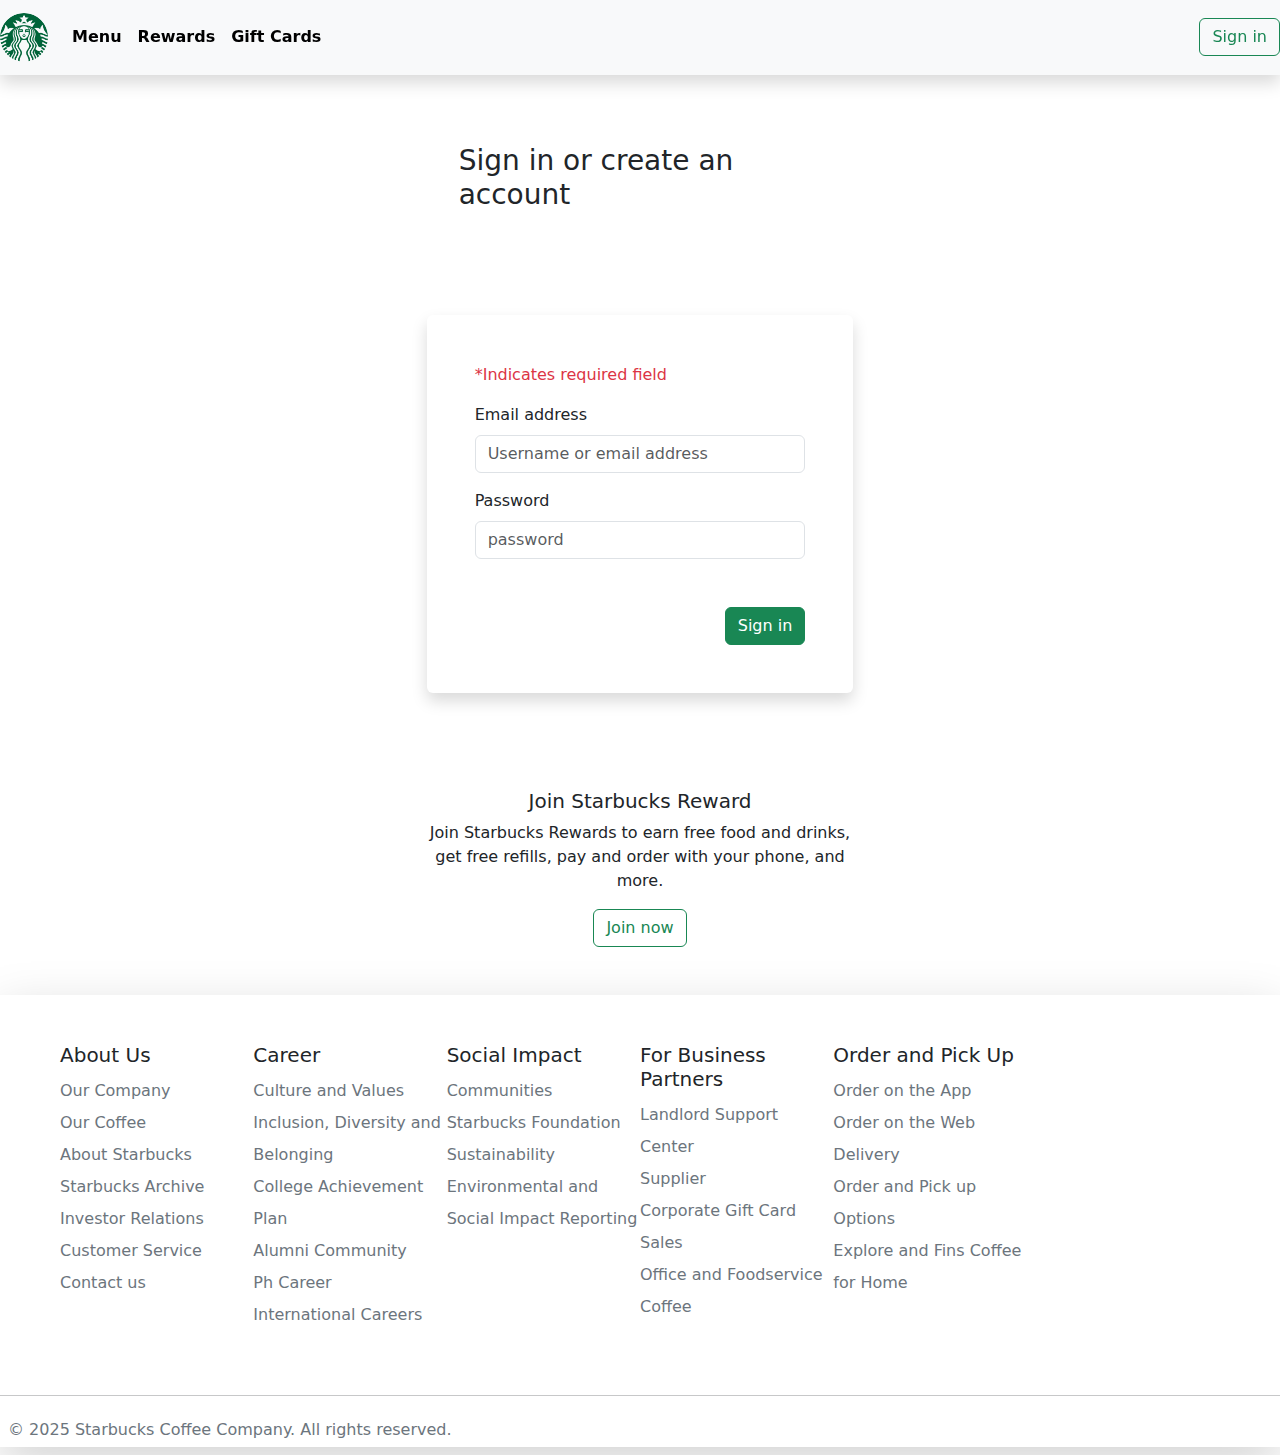
<file: login.html>
<!DOCTYPE html>
<html lang="en">

<head>
  <meta charset="UTF-8">
  <meta name="viewport" content="width=device-width, initial-scale=1.0">
  <title>Document</title>
  <link href="https://cdn.jsdelivr.net/npm/bootstrap@5.3.3/dist/css/bootstrap.min.css" rel="stylesheet"
    integrity="sha384-QWTKZyjpPEjISv5WaRU9OFeRpok6YctnYmDr5pNlyT2bRjXh0JMhjY6hW+ALEwIH" crossorigin="anonymous">
  <link rel="stylesheet" href="style.css">
</head>

<body>
  <!--Nav Section-->
  <nav class="navbar navbar-expand-lg bg-body-tertiary shadow fixed-top">
    <div class="container-fluid p-0">
      <a class="navbar-brand" href="index.html"><img src="images/sb-logo.png" class="rounded-circle"
          style="width: 3rem;"></a>
      <button class="navbar-toggler" type="button" data-bs-toggle="collapse" data-bs-target="#navbarNav"
        aria-controls="navbarNav" aria-expanded="false" aria-label="Toggle navigation">
        <span class="navbar-toggler-icon"></span>
      </button>
      <div class="collapse navbar-collapse" id="navbarNav">
        <ul class="navbar-nav me-auto mb-2 mb-lg-0">
          <li class="nav-item">
            <a class="nav-hover nav-link active fw-bold" aria-current="page" href="menu.html">Menu</a>
          </li>
          <li class="nav-item">
            <a class="nav-hover nav-link active fw-bold" href="reward.html">Rewards</a>
          </li>
          <li class="nav-item">
            <a class="nav-hover nav-link active fw-bold" href="gift.html">Gift Cards</a>
          </li>
        </ul>
        <hr>
        <div class="d-flex">
          <a class="btn btn-outline-success">Sign in</a>
        </div>
      </div>
    </div>
  </nav>
  <!--End of Nav Section-->

  <main class="pt-5">
    <div class="row m-5 p-5 g-0">
      <div class="col-md-4">
      </div>
      <div class="col-md-4">
        <h3>Sign in or create an account</h3>
      </div>
      <div class="col-md-4">
      </div>
    </div>
    <div class="row g-0">
        <div class="col-md-4">
        </div>
        <!--Form-->
        <div class="col-md-4 mb-5">
            <form class="shadow p-5 rounded">
              <p class="text-danger">*Indicates required field</p>
              <div class="mb-3">
                <label class="form-label" for="email">Email address</label>
                <input id="email" class="form-control" type="email" placeholder="Username or email address" required>
              </div>
              <div class="mb-5">
                <label class="form-label" for="passowrd">Password</label>
                <input id="password" class="form-control" type="password" placeholder="password" required>
              </div>
              <div class="text-end">
                <button class="btn btn-success align">Sign in</button>
              </div>
            </form>
          <!--End of form-->
        </div>
        <div class="col-md-4">
        </div>
    </div>
    <div class="row g-0">
      <div class="col-md-4">
      </div>
      <div class="col-md-4 mt-5 text-center mb-5">
        <h5>Join Starbucks Reward</h5>
        <p>Join Starbucks Rewards to earn free food and drinks, get free refills, pay and order with your phone, and
          more.</p>
          <a href="join.html" class="btn btn-outline-success">Join now</a>
      </div>
      <div class="col-md-4">
      </div>
    </div>
  </main>

  <!--Footer-->
  <footer class="shadow-lg">
    <div class="container-fluid">
          <!-- Accordion for smaller screens -->
          <div class="accordion accordion-flush d-lg-none pt-5" id="footerAccordion">
            <!-- About Us -->
            <div class="accordion-item">
              <h2 class="accordion-header" id="aboutUsHeading">
                <button class="accordion-button" type="button" data-bs-toggle="collapse" data-bs-target="#aboutUsCollapse" aria-expanded="true" aria-controls="aboutUsCollapse">
                  About Us
                </button>
              </h2>
              <div id="aboutUsCollapse" class="accordion-collapse collapse show" aria-labelledby="aboutUsHeading" data-bs-parent="#footerAccordion">
                <div class="accordion-body">
                  <a href="https://www.starbucks.com/about-us/" class="custom-link lh-lg link-offset-2 link-underline link-underline-opacity-0 d-block text-secondary">Our Company</a>
                  <a href="https://www.starbucks.com/coffee/" class="custom-link lh-lg link-offset-2 link-underline link-underline-opacity-0 d-block text-secondary">Our Coffee</a>
                  <a href="https://about.starbucks.com/" class="custom-link lh-lg link-offset-2 link-underline link-underline-opacity-0 d-block text-secondary">About Starbucks</a>
                  <a href="https://archive.starbucks.com/" class="custom-link lh-lg link-offset-2 link-underline link-underline-opacity-0 d-block text-secondary">Starbucks Archive</a>
                  <a href="https://investor.starbucks.com/ir-home/default.aspx" class="custom-link lh-lg link-offset-2 link-underline link-underline-opacity-0 d-block text-secondary">Investor Relations</a>
                  <a href="https://customerservice.starbucks.com/sbux" class="custom-link lh-lg link-offset-2 link-underline link-underline-opacity-0 d-block text-secondary">Customer Service</a>
                  <a href="https://www.starbucks.com/contact/" class="custom-link lh-lg link-offset-2 link-underline link-underline-opacity-0 d-block text-secondary">Contact us</a>
                </div>
              </div>
            </div>
          </div>
          <!--End About us footer section-->

          <!-- Careers -->
          <div class="accordion accordion-flush d-lg-none" id="footerAccordion">
            <div class="accordion-item">
              <h2 class="accordion-header" id="careersHeading">
                <button class="accordion-button collapsed" type="button" data-bs-toggle="collapse" data-bs-target="#careersCollapse" aria-expanded="false" aria-controls="careersCollapse">
                  Careers
                </button>
              </h2>
              <div id="careersCollapse" class="accordion-collapse collapse" aria-labelledby="careersHeading" data-bs-parent="#footerAccordion">
                <div class="accordion-body">
                  <a href="https://careers.starbucks.com/culture/" class="custom-link lh-lg link-offset-2 link-underline link-underline-opacity-0 d-block text-secondary">Culture and Values</a>
                  <a href="https://about.starbucks.com/inclusion-diversity-belonging/" class="custom-link lh-lg link-offset-2 link-underline link-underline-opacity-0 d-block text-secondary">Inclusion, Diversity, & Belonging</a>
                  <a href="https://careers.starbucks.com/benefits/education/" class="custom-link lh-lg link-offset-2 link-underline link-underline-opacity-0 d-block text-secondary">College Achievement Plan</a>
                  <a href="https://alumni.starbucks.com/login/" class="custom-link lh-lg link-offset-2 link-underline link-underline-opacity-0 d-block text-secondary">Alumni Community</a>
                  <a href="https://careers.starbucks.com/" class="custom-link lh-lg link-offset-2 link-underline link-underline-opacity-0 d-block text-secondary">PH Careers</a>
                  <a href="https://careers.starbucks.com/discover-opportunities/international-careers/" class="custom-link lh-lg link-offset-2 link-underline link-underline-opacity-0 d-block text-secondary">International Careers</a>
                </div>
              </div>
            </div>
          </div> 
          <!--End of Career section footer-->

            <!--Social Impact-->
            <div class="accordion accordion-flush d-lg-none" id="footerAccordion">
              <div class="accordion-item">
                <h2 class="accordion-header" id="socialImpact">
                  <button class="accordion-button collapsed" type="button" data-bs-toggle="collapse" data-bs-target="#careersCollapse" aria-expanded="false" aria-controls="careersCollapse">
                    Social Impact
                  </button>
                </h2>
                <div id="careersCollapse" class="accordion-collapse collapse" aria-labelledby="careersHeading" data-bs-parent="#footerAccordion">
                  <div class="accordion-body">
                    <a href="https://about.starbucks.com/communities/" class="custom-link lh-lg link-offset-2 link-underline link-underline-opacity-0 d-block text-secondary">Communities</a>
                    <a href="https://about.starbucks.com/the-starbucks-foundation/" class="custom-link lh-lg link-offset-2 link-underline link-underline-opacity-0 d-block text-secondary">Starbucks Foundation</a>
                    <a href="https://about.starbucks.com/sustainability/" class="custom-link lh-lg link-offset-2 link-underline link-underline-opacity-0 d-block text-secondary">Sustainability</a>
                    <a href="https://www.starbucks.com/responsibility/reporting-hub/" class="custom-link lh-lg link-offset-2 link-underline link-underline-opacity-0 d-block text-secondary">Environmental and Social Impact Reporting</a>
                  </div>
                </div>
              </div>
            </div>
            <!--End of Social Impact-->
          
          <!--For Business Partners-->
          <div class="accordion accordion-flush d-lg-none" id="footerAccordion">
            <div class="accordion-item">
              <h2 class="accordion-header" id="forBusinessPartners">
                <button class="accordion-button" type="button" data-bs-toggle="collapse" data-bs-target="#aboutUsCollapse" aria-expanded="true" aria-controls="aboutUsCollapse">
                  For Business Partner
                </button>
              </h2>
              <div id="aboutUsCollapse" class="accordion-collapse collapse show" aria-labelledby="aboutUsHeading" data-bs-parent="#footerAccordion">
                <div class="accordion-body">
                  <a href="https://www.starbucks.com/business/landlord-faq/" class="custom-link lh-lg link-offset-2 link-underline link-underline-opacity-0 d-block text-secondary">Landlord Support Center</a>
                  <a href="https://www.starbucks.com/business/suppliers/" class="custom-link lh-lg link-offset-2 link-underline link-underline-opacity-0 d-block text-secondary">Supplier</a>
                  <a href="https://www.starbuckscardb2b.com/s/" class="custom-link lh-lg link-offset-2 link-underline link-underline-opacity-0 d-block text-secondary">Corporate Gift Card Sales</a>
                  <a href="https://www.nestlecoffeepartnerssl.com/our-brands/we-proudly-serve-starbucks" class="custom-link lh-lg link-offset-2 link-underline link-underline-opacity-0 d-block text-secondary">Office and Foodservice Coffee</a>
                </div>
              </div>
            </div>
          </div>
            <!--End of Business Partners-->

            <!--Order and Pick Up-->
            <div class="accordion accordion-flush d-lg-none" id="footerAccordion">
              <div class="accordion-item">
                <h2 class="accordion-header" id="orderAndPickUp">
                  <button class="accordion-button" type="button" data-bs-toggle="collapse" data-bs-target="#aboutUsCollapse" aria-expanded="true" aria-controls="aboutUsCollapse">
                    Order and Pick Up
                  </button>
                </h2>
                <div id="aboutUsCollapse" class="accordion-collapse collapse show" aria-labelledby="aboutUsHeading" data-bs-parent="#footerAccordion">
                  <div class="accordion-body">
                    <a href="https://www.starbucks.com/rewards/mobile-apps/" class="custom-link lh-lg link-offset-2 link-underline link-underline-opacity-0 d-block text-secondary">Order on the App</a>
                    <a href="https://www.starbucks.com/menu" class="custom-link lh-lg link-offset-2 link-underline link-underline-opacity-0 d-block text-secondary">Order on the web</a>
                    <a href="https://www.starbucks.com/stores-and-ordering/delivery/" class="custom-link lh-lg link-offset-2 link-underline link-underline-opacity-0 d-block text-secondary">Delivery</a>
                    <a href="https://www.starbucks.com/stores-and-ordering/" class="custom-link lh-lg link-offset-2 link-underline link-underline-opacity-0 d-block text-secondary">Order and Pick up Options</a>
                    <a href="https://athome.starbucks.com/?utm_source=starbucks.com&utm_medium=referral&utm_campaign=footer" class="custom-link lh-lg link-offset-2 link-underline link-underline-opacity-0 d-block text-secondary">Explore and Find Coffee for Home</a>
                  </div>
                </div>
              </div>
            </div>
            <!--End of Order and Pick Up-->  


            <!-- Full-width view for larger screens -->

             <!--larger screens for about footer section-->
            <div class="row p-5 d-none d-lg-flex g-0">
                  <div class="col-md-2">
                    <h5>About Us</h5>
                    <a href="https://www.starbucks.com/about-us/" class="custom-link link-offset-2 link-underline link-underline-opacity-0 d-block text-secondary lh-lg">Our Company</a>
                    <a href="https://www.starbucks.com/coffee/" class="custom-link link-offset-2 link-underline link-underline-opacity-0 d-block text-secondary lh-lg">Our Coffee</a>
                    <a href="https://about.starbucks.com/" class="custom-link link-offset-2 link-underline link-underline-opacity-0 d-block text-secondary lh-lg">About Starbucks</a>
                    <a href="https://archive.starbucks.com/" class="custom-link link-offset-2 link-underline link-underline-opacity-0 d-block text-secondary lh-lg">Starbucks Archive</a>
                    <a href="https://investor.starbucks.com/ir-home/default.aspx" class="custom-link link-offset-2 link-underline link-underline-opacity-0 d-block text-secondary lh-lg">Investor Relations</a>
                    <a href="https://customerservice.starbucks.com/sbux" class="custom-link link-offset-2 link-underline link-underline-opacity-0 d-block text-secondary lh-lg">Customer Service</a>
                    <a href="https://www.starbucks.com/contact/" class="custom-link link-offset-2 link-underline link-underline-opacity-0 d-block text-secondary lh-lg">Contact us</a>
                  </div>
                  <!--End of larger screens for about footer section-->
                  
                  <!--larger screens for career footer section-->
                  <div class="col-md-2">
                    <h5>Career</h5>
                    <a href="https://careers.starbucks.com/culture/" class="custom-link link-offset-2 link-underline link-underline-opacity-0 d-block text-secondary lh-lg">Culture and Values</a>
                    <a href="https://about.starbucks.com/inclusion-diversity-belonging/" class="custom-link link-offset-2 link-underline link-underline-opacity-0 d-block text-secondary lh-lg">Inclusion, Diversity and Belonging</a>
                    <a href="https://careers.starbucks.com/benefits/education/" class="custom-link link-offset-2 link-underline link-underline-opacity-0 d-block text-secondary lh-lg">College Achievement Plan</a>
                    <a href="https://alumni.starbucks.com/login/" class="custom-link link-offset-2 link-underline link-underline-opacity-0 d-block text-secondary lh-lg">Alumni Community</a>
                    <a href="https://careers.starbucks.com/" class="custom-link link-offset-2 link-underline link-underline-opacity-0 d-block text-secondary lh-lg">Ph Career</a>
                    <a href="https://careers.starbucks.com/discover-opportunities/international-careers/" class="custom-link link-offset-2 link-underline link-underline-opacity-0 d-block text-secondary lh-lg">International Careers</a>
                  </div>
                  <!--End of larger screens for career footer section-->

                  <!--larger screens for social impact footer section-->
                  <div class="col-md-2">
                    <h5>Social Impact</h5>
                    <a href="https://about.starbucks.com/communities/" class="custom-link custom-link link-offset-2 link-underline link-underline-opacity-0 d-block text-secondary lh-lg">Communities</a>
                    <a href="https://about.starbucks.com/the-starbucks-foundation/" class="custom-link custom-link link-offset-2 link-underline link-underline-opacity-0 d-block text-secondary lh-lg">Starbucks Foundation</a>
                    <a href="https://about.starbucks.com/sustainability/" class="custom-link custom-link link-offset-2 link-underline link-underline-opacity-0 d-block text-secondary lh-lg">Sustainability</a>
                    <a href="https://www.starbucks.com/responsibility/reporting-hub/" class="custom-link custom-link link-offset-2 link-underline link-underline-opacity-0 d-block text-secondary lh-lg">Environmental and Social Impact Reporting</a>
                  </div>
                  <!--End of larger screens for social impact footer section-->

                  <!--larger screens for business partners footer section-->
                  <div class="col-md-2">
                    <h5>For Business Partners</h5>
                    <a href="https://www.starbucks.com/business/landlord-faq/" class="custom-link custom-link link-offset-2 link-underline link-underline-opacity-0 d-block text-secondary lh-lg">Landlord Support Center</a>
                    <a href="https://www.starbucks.com/business/suppliers/" class="custom-link custom-link link-offset-2 link-underline link-underline-opacity-0 d-block text-secondary lh-lg">Supplier</a>
                    <a href="https://www.starbuckscardb2b.com/s/" class="custom-link custom-link link-offset-2 link-underline link-underline-opacity-0 d-block text-secondary lh-lg">Corporate Gift Card Sales</a>
                    <a href="https://www.nestlecoffeepartnerssl.com/our-brands/we-proudly-serve-starbucks" class="custom-link custom-link link-offset-2 link-underline link-underline-opacity-0 d-block text-secondary lh-lg">Office and Foodservice Coffee</a>
                  </div>
                   <!--End of larger screens for business partners footer section-->

                   <!--larger screens for Order and Pick up footer section-->
                   <div class="col-md-2">
                    <h5>Order and Pick Up</h5>
                    <a href="https://www.starbucks.com/rewards/mobile-apps/" class="custom-link link-offset-2 link-underline link-underline-opacity-0 d-block text-secondary lh-lg">Order on the App</a>
                    <a href="https://www.starbucks.com/menu" class="custom-link link-offset-2 link-underline link-underline-opacity-0 d-block text-secondary lh-lg">Order on the Web</a>
                    <a href="https://www.starbucks.com/stores-and-ordering/delivery/" class="custom-link link-offset-2 link-underline link-underline-opacity-0 d-block text-secondary lh-lg">Delivery</a>
                    <a href="https://www.starbucks.com/stores-and-ordering/" class="custom-link link-offset-2 link-underline link-underline-opacity-0 d-block text-secondary lh-lg">Order and Pick up Options</a>
                    <a href="https://athome.starbucks.com/?utm_source=starbucks.com&utm_medium=referral&utm_campaign=footer" class="custom-link link-offset-2 link-underline link-underline-opacity-0 d-block text-secondary lh-lg">Explore and Fins Coffee for Home</a>
                  </div>
                   <!-- End of larger screens for Order and Pick up footer section-->
            </div>
    </div>
    <hr>
      <h6 class="text-secondary p-2">© 2025 Starbucks Coffee Company. All rights reserved.</h6>
  </footer>
  <!--End of Footer-->

  <script src="https://cdn.jsdelivr.net/npm/bootstrap@5.3.3/dist/js/bootstrap.bundle.min.js"
    integrity="sha384-YvpcrYf0tY3lHB60NNkmXc5s9fDVZLESaAA55NDzOxhy9GkcIdslK1eN7N6jIeHz"
    crossorigin="anonymous"></script>
</body>

</html>
</file>
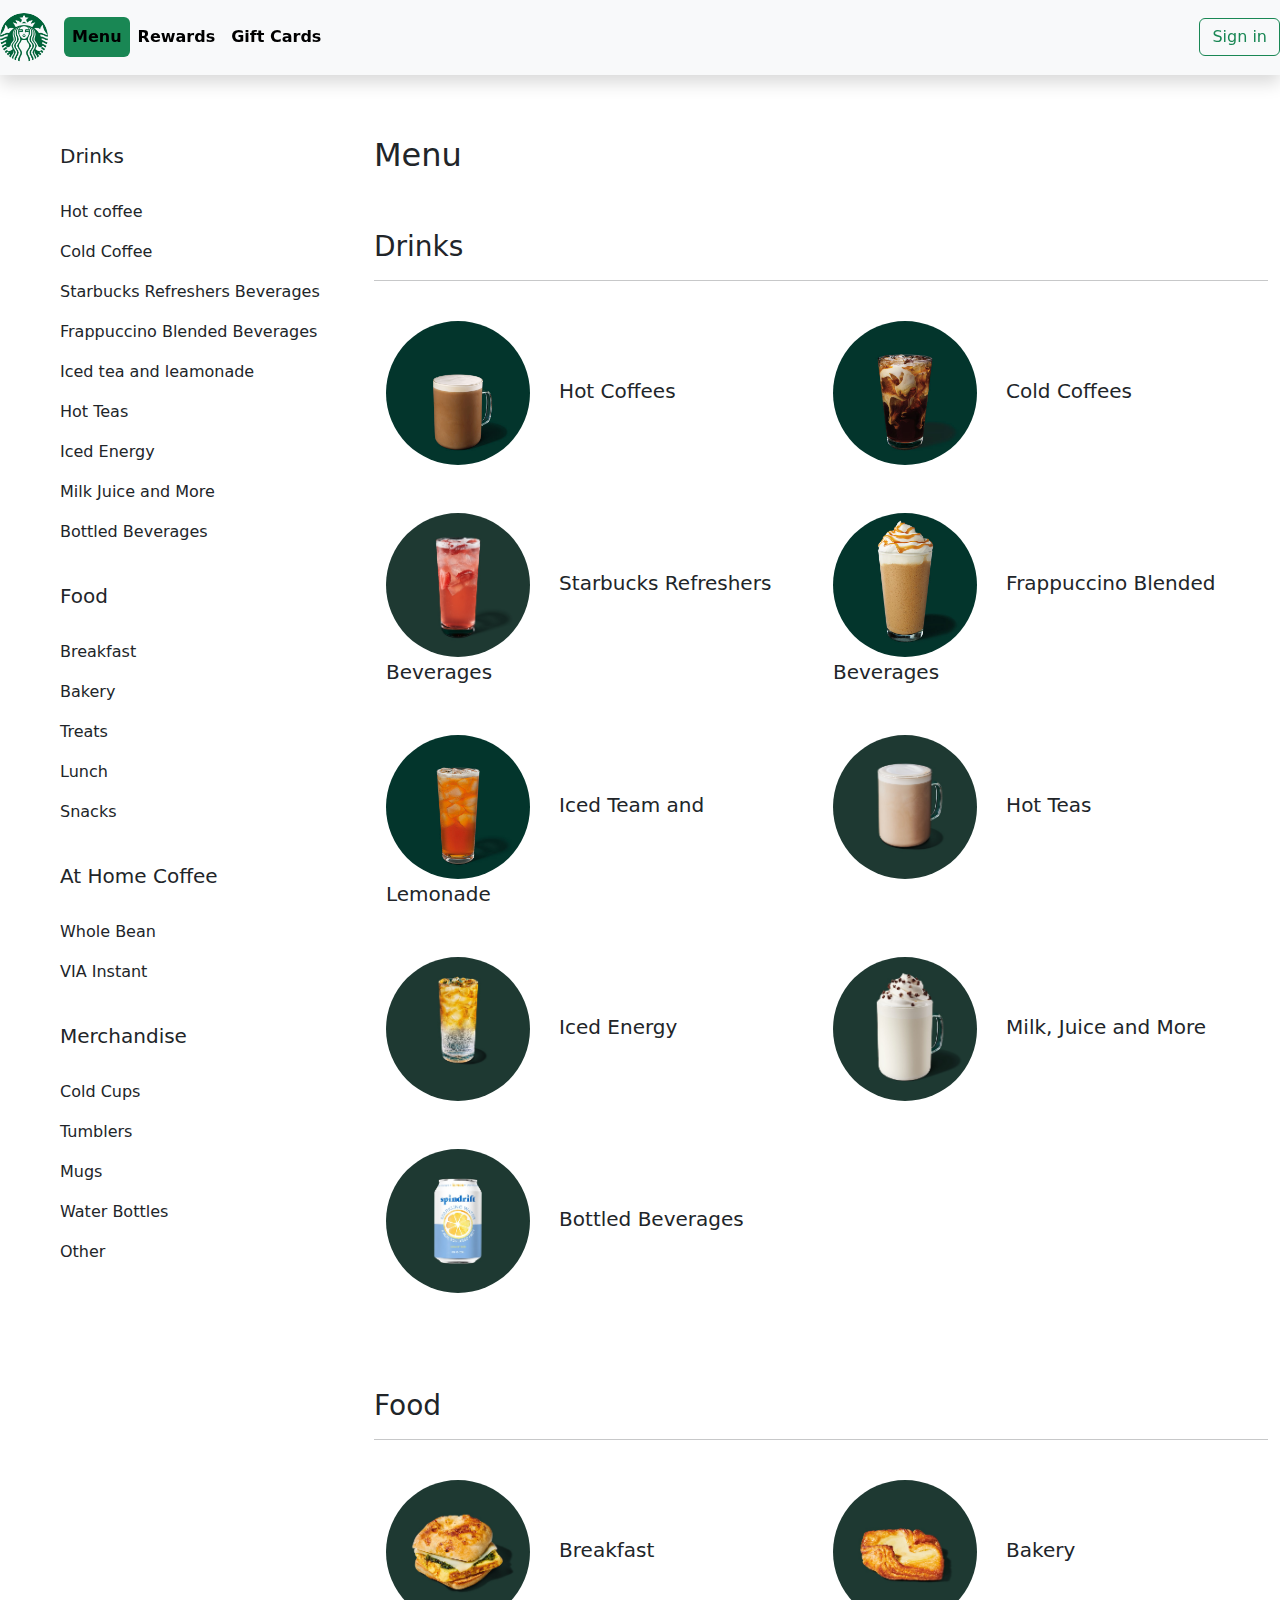
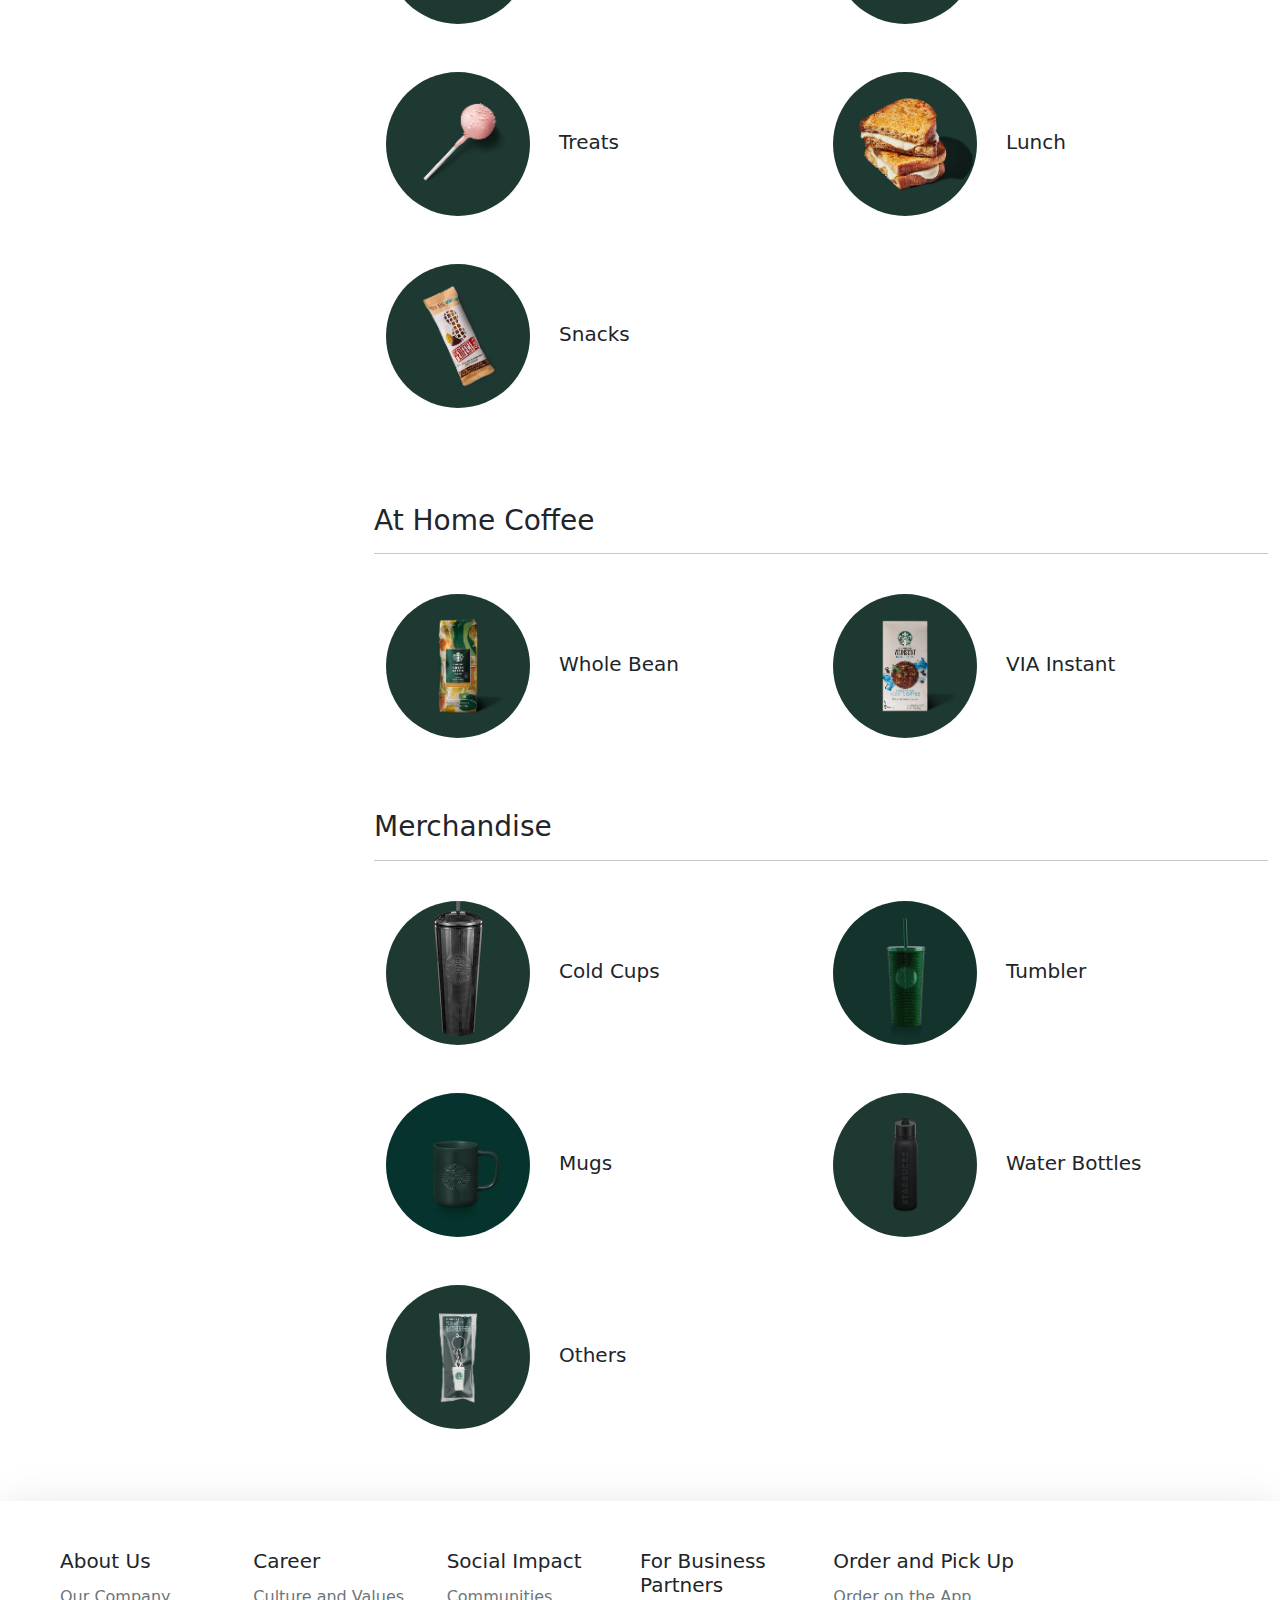
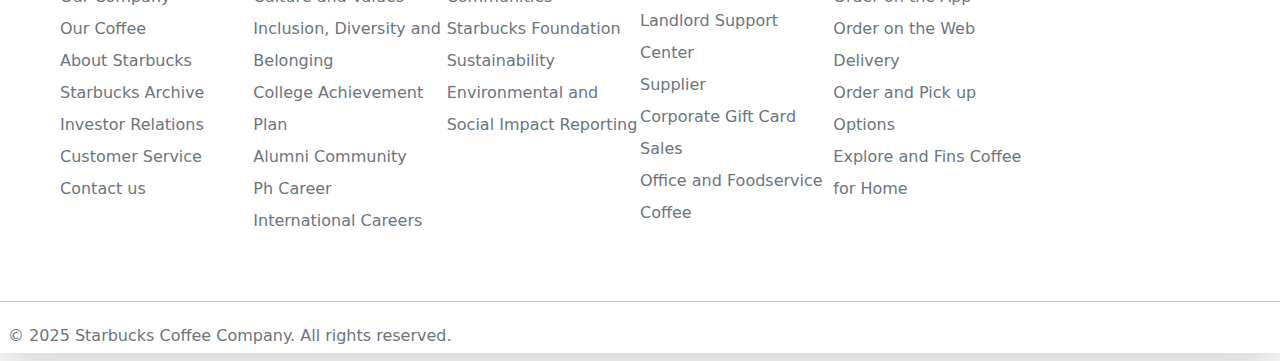
<file: menu.html>
<!DOCTYPE html>
<html lang="en">
<head>
  <meta charset="UTF-8">
  <meta name="viewport" content="width=device-width, initial-scale=1.0">
  <title>Menu</title>
  <link href="https://cdn.jsdelivr.net/npm/bootstrap@5.3.3/dist/css/bootstrap.min.css" rel="stylesheet"
    integrity="sha384-QWTKZyjpPEjISv5WaRU9OFeRpok6YctnYmDr5pNlyT2bRjXh0JMhjY6hW+ALEwIH" crossorigin="anonymous">
    <link rel="stylesheet" href="style.css">
</head>
<body>
  <!--Nav Section-->
<body class="m-0 p-0">
      <nav class="navbar navbar-expand-lg bg-body-tertiary shadow fixed-top">
        <div class="container-fluid p-0 m-0">
          <a class="navbar-brand" href="index.html"><img src="images/sb-logo.png" class="rounded-circle" style="width: 3rem;"></a>
          <button class="navbar-toggler" type="button" data-bs-toggle="collapse" data-bs-target="#navbarNav"
            aria-controls="navbarNav" aria-expanded="false" aria-label="Toggle navigation">
            <span class="navbar-toggler-icon"></span>
          </button>
          <div class="collapse navbar-collapse" id="navbarNav">
            <ul class="navbar-nav me-auto mb-2 mb-lg-0">
              <li class="nav-item">
                <a class="nav-hover nav-link active fw-bold bg-success rounded" aria-current="page" href="#">Menu</a>
              </li>
              <li class="nav-item">
                <a class="nav-hover nav-link active fw-bold" href="reward.html">Rewards</a>
              </li>
              <li class="nav-item">
                <a class="nav-hover nav-link active fw-bold" href="gift.html">Gift Cards</a>
              </li>
            </ul>
            <hr>
            <div class="d-flex">
              <a href="login.html" class="btn btn-outline-success">Sign in</a>
            </div>
          </div>
        </div>
      </nav>
      <!--End Nav Section-->

      <!--Main Section-->
      <main class="container-fluid mb-5">
        <div class="row mt-5 pt-5 g-0">
          <div class="col-md-3 d-sm-none d-md-block ">
            <div class="pt-5 ms-5 " style="max-width: 65rem, width 100%;">
              <h5>Drinks</h5>
              <br>
              <p>Hot coffee</p>
              <p>Cold Coffee</p>
              <p>Starbucks Refreshers Beverages</p>
              <p>Frappuccino Blended Beverages</p>
              <p>Iced tea and leamonade</p>
              <p>Hot Teas</p>
              <p>Iced Energy</p>
              <p>Milk Juice and More</p>
              <p>Bottled Beverages</p>
              <br>
              <h5>Food</h5>
              <br>
              <p>Breakfast</p>
              <p>Bakery</p>
              <p>Treats</p>
              <p>Lunch</p>
              <p>Snacks</p>
              <br>
              <h5>At Home Coffee</h5>
              <br>
              <p>Whole Bean</p>
              <p>VIA Instant</p>
              <br>
              <h5>Merchandise</h5>
              <br>
              <p>Cold Cups</p>
              <p>Tumblers</p>
              <p>Mugs</p>
              <p>Water Bottles</p>
              <p>Other</p>
            </div>
          </div>

          <div class="col-md-9">
            <div class=" ps-5" style="max-width: 65rem, width 100%;">
              <h2 class="pt-4 mt-3">Menu</h2>

              <!--Drink Category-->
              <h3 class="pt-5">Drinks</h3>
              <hr>
              <!--Row one Menu-->
              <div class="row mb-4 g-0">
                <div class="col-md-6 g-4">
                  <img class="rounded-circle me-4" style="width: 9rem;" src="menus/hot-coffee.jpg"> <span class="fs-5">Hot Coffees</span>
                </div>
                <div class="col-md-6 g-4">
                  <img class="rounded-circle me-4" style="width: 9rem;" src="menus/cold-coffee.jpg"> <span class="fs-5">Cold Coffees</span>
                </div>
              </div> 
              <!--End of Row one Menu-->

              <!--Row Two Menu-->
              <div class="row mb-4 g-0">
                <div class="col-md-6 g-4">
                  <img class="rounded-circle me-4" style="width: 9rem;" src="menus/refresher.jpg"> <span class="fs-5">Starbucks Refreshers Beverages</span>
                </div>
                <div class="col-md-6 g-4">
                  <img class="rounded-circle me-4" style="width: 9rem;" src="menus/frappuccino.jpg"> <span class="fs-5">Frappuccino Blended Beverages</span>
                </div>
              </div> 
              <!--End of Row Two Menu-->  

              <!--Row Three Menu-->
              <div class="row mb-4 g-0">
                <div class="col-md-6 g-4">
                  <img class="rounded-circle me-4" style="width: 9rem;" src="menus/iced-tea.jpg"> <span class="fs-5">Iced Team and Lemonade</span>
                </div>
                <div class="col-md-6 g-4">
                  <img class="rounded-circle me-4" style="width: 9rem;" src="menus/hot-teas.jpg"> <span class="fs-5">Hot Teas</span>
                </div>
              </div> 
              <!--End Row Three Menu-->

              <!--Row Four Menu-->
              <div class="row mb-4 g-0">
                <div class="col-md-6 g-4">
                  <img class="rounded-circle me-4" style="width: 9rem;" src="menus/iced-energy.jpg"> <span class="fs-5">Iced Energy</span>
                </div>
                <div class="col-md-6 g-4">
                  <img class="rounded-circle me-4" style="width: 9rem;" src="menus/milk.jpg"> <span class="fs-5">Milk, Juice and More</span>
                </div>
              </div> 
              <!--End Row Four Menu-->

              <!--Row Five Menu-->
              <div class="row mb-4 g-0">
                <div class="col-md-6 g-4">
                  <img class="rounded-circle me-4" style="width: 9rem;" src="menus/lemon-sparkling.jpg"> <span class="fs-5">Bottled Beverages</span>
                </div>
              </div>

              <!--End Row Five Menu-->
              <br>

              <!--Food Category-->
              <h3 class="pt-5">Food</h3>
              <hr>
              <!--Row One Food-->
              <div class="row mb-4 g-0">
                <div class="col-md-6 g-4 ">
                  <img class="rounded-circle me-4" style="width: 9rem;" src="menus/sandwich.jpg"> <span class="fs-5">Breakfast</span>
                </div>

                <div class="col-md-6 g-4 ">
                  <img class="rounded-circle me-4" style="width: 9rem;" src="menus/custard.jpg"> <span class="fs-5">Bakery</span>
                </div>
              </div> 
              <!--End Row One Food-->

              <!--Row two Food-->
              <div class="row mb-4 g-0">
                <div class="col-md-6 g-4">
                  <img class="rounded-circle me-4" style="width: 9rem;" src="menus/cake-pop.jpg"> <span class="fs-5">Treats</span>
                </div>

                <div class="col-md-6 g-4">
                  <img class="rounded-circle me-4" style="width: 9rem;" src="menus/grilled-cheese.jpg"> <span class="fs-5">Lunch</span>
                </div>
              </div> 
              <!--End Row two Food-->
              <!--Row three Food-->
              <div class="row mb-4 g-0">
                <div class="col-md-6 g-4 ">
                  <img class="rounded-circle me-4" style="width: 9rem;" src="menus/chocolate-chip.jpg"> <span class="fs-5">Snacks</span>
                </div>
              </div>
              <!--En of Row three Food-->

              <br>

              <!--At Home Category-->
              <!--Row One At Home Coffee-->
              <h3 class="pt-5">At Home Coffee</h3>
              <hr>
              <div class="row g-0">
                <div class="col-md-6 g-4">
                  <img class="rounded-circle me-4" style="width: 9rem;" src="menus/green-blend.jpg"> <span class="fs-5">Whole Bean</span>
                </div>

                <div class="col-md-6 g-4">
                  <img class="rounded-circle me-4" style="width: 9rem;" src="menus/sweeted-iced-coffee.jpg"> <span class="fs-5">VIA Instant</span>
                </div>
              </div> 
              <!--End of Row One At Home Coffee-->
              <br>
              <!--Merhcandise Category-->
              <!--Row One Merchandise-->
              <h3 class="pt-5">Merchandise</h3>
              <hr>
              <div class="row mb-4 g-0">
                <div class="col-md-6 g-4">
                  <img class="rounded-circle me-4" style="width: 9rem;" src="menus/black-kaleidoscope.jpg"> <span class="fs-5">Cold Cups</span>
                </div>

                <div class="col-md-6 g-4">
                  <img class="rounded-circle me-4" style="width: 9rem;" src="menus/rhinestone.jpg"> <span class="fs-5">Tumbler</span>
                </div>
              </div>
              <!--End of Row One Merchandise--> 

              <!--Row Two Merchandise-->
              <div class="row mb-4 g-0">
                <div class="col-md-6 g-4">
                  <img class="rounded-circle me-4" style="width: 9rem;" src="menus/mug-green.jpeg"> <span class="fs-5">Mugs</span>
                </div>

                <div class="col-md-6 g-4">
                  <img class="rounded-circle me-4" style="width: 9rem;" src="menus/stainless-steel.jpg"> <span class="fs-5">Water Bottles</span>
                </div>
              </div> 
              <!--End of Row two merchandise-->

              <!--Merchandise-->
              <!--Row three Merchandise-->
              <div class="row mb-4 g-0">
                <div class="col-md-6 g-4">
                  <img class="rounded-circle me-4" style="width: 9rem;" src="menus/key-chain.jpg"> <span class="fs-5">Others</span>
                </div>
              </div> 
              <!--End of Row three merchandise-->
            </div>
          </div>
        </div>
      </main>

     <!--Footer-->
     <footer class="shadow-lg">
      <div class="container-fluid">
            <!-- Accordion for smaller screens -->
            <div class="accordion accordion-flush d-lg-none pt-5" id="footerAccordion">
              <!-- About Us -->
              <div class="accordion-item">
                <h2 class="accordion-header" id="aboutUsHeading">
                  <button class="accordion-button" type="button" data-bs-toggle="collapse" data-bs-target="#aboutUsCollapse" aria-expanded="true" aria-controls="aboutUsCollapse">
                    About Us
                  </button>
                </h2>
                <div id="aboutUsCollapse" class="accordion-collapse collapse show" aria-labelledby="aboutUsHeading" data-bs-parent="#footerAccordion">
                  <div class="accordion-body">
                    <a href="https://www.starbucks.com/about-us/" class="custom-link lh-lg link-offset-2 link-underline link-underline-opacity-0 d-block text-secondary">Our Company</a>
                    <a href="https://www.starbucks.com/coffee/" class="custom-link lh-lg link-offset-2 link-underline link-underline-opacity-0 d-block text-secondary">Our Coffee</a>
                    <a href="https://about.starbucks.com/" class="custom-link lh-lg link-offset-2 link-underline link-underline-opacity-0 d-block text-secondary">About Starbucks</a>
                    <a href="https://archive.starbucks.com/" class="custom-link lh-lg link-offset-2 link-underline link-underline-opacity-0 d-block text-secondary">Starbucks Archive</a>
                    <a href="https://investor.starbucks.com/ir-home/default.aspx" class="custom-link lh-lg link-offset-2 link-underline link-underline-opacity-0 d-block text-secondary">Investor Relations</a>
                    <a href="https://customerservice.starbucks.com/sbux" class="custom-link lh-lg link-offset-2 link-underline link-underline-opacity-0 d-block text-secondary">Customer Service</a>
                    <a href="https://www.starbucks.com/contact/" class="custom-link lh-lg link-offset-2 link-underline link-underline-opacity-0 d-block text-secondary">Contact us</a>
                  </div>
                </div>
              </div>
            </div>
            <!--End About us footer section-->

            <!-- Careers -->
            <div class="accordion accordion-flush d-lg-none" id="footerAccordion">
              <div class="accordion-item">
                <h2 class="accordion-header" id="careersHeading">
                  <button class="accordion-button collapsed" type="button" data-bs-toggle="collapse" data-bs-target="#careersCollapse" aria-expanded="false" aria-controls="careersCollapse">
                    Careers
                  </button>
                </h2>
                <div id="careersCollapse" class="accordion-collapse collapse" aria-labelledby="careersHeading" data-bs-parent="#footerAccordion">
                  <div class="accordion-body">
                    <a href="https://careers.starbucks.com/culture/" class="custom-link lh-lg link-offset-2 link-underline link-underline-opacity-0 d-block text-secondary">Culture and Values</a>
                    <a href="https://about.starbucks.com/inclusion-diversity-belonging/" class="custom-link lh-lg link-offset-2 link-underline link-underline-opacity-0 d-block text-secondary">Inclusion, Diversity, & Belonging</a>
                    <a href="https://careers.starbucks.com/benefits/education/" class="custom-link lh-lg link-offset-2 link-underline link-underline-opacity-0 d-block text-secondary">College Achievement Plan</a>
                    <a href="https://alumni.starbucks.com/login/" class="custom-link lh-lg link-offset-2 link-underline link-underline-opacity-0 d-block text-secondary">Alumni Community</a>
                    <a href="https://careers.starbucks.com/" class="custom-link lh-lg link-offset-2 link-underline link-underline-opacity-0 d-block text-secondary">PH Careers</a>
                    <a href="https://careers.starbucks.com/discover-opportunities/international-careers/" class="custom-link lh-lg link-offset-2 link-underline link-underline-opacity-0 d-block text-secondary">International Careers</a>
                  </div>
                </div>
              </div>
            </div> 
            <!--End of Career section footer-->

              <!--Social Impact-->
              <div class="accordion accordion-flush d-lg-none" id="footerAccordion">
                <div class="accordion-item">
                  <h2 class="accordion-header" id="socialImpact">
                    <button class="accordion-button collapsed" type="button" data-bs-toggle="collapse" data-bs-target="#careersCollapse" aria-expanded="false" aria-controls="careersCollapse">
                      Social Impact
                    </button>
                  </h2>
                  <div id="careersCollapse" class="accordion-collapse collapse" aria-labelledby="careersHeading" data-bs-parent="#footerAccordion">
                    <div class="accordion-body">
                      <a href="https://about.starbucks.com/communities/" class="custom-link lh-lg link-offset-2 link-underline link-underline-opacity-0 d-block text-secondary">Communities</a>
                      <a href="https://about.starbucks.com/the-starbucks-foundation/" class="custom-link lh-lg link-offset-2 link-underline link-underline-opacity-0 d-block text-secondary">Starbucks Foundation</a>
                      <a href="https://about.starbucks.com/sustainability/" class="custom-link lh-lg link-offset-2 link-underline link-underline-opacity-0 d-block text-secondary">Sustainability</a>
                      <a href="https://www.starbucks.com/responsibility/reporting-hub/" class="custom-link lh-lg link-offset-2 link-underline link-underline-opacity-0 d-block text-secondary">Environmental and Social Impact Reporting</a>
                    </div>
                  </div>
                </div>
              </div>
              <!--End of Social Impact-->
            
            <!--For Business Partners-->
            <div class="accordion accordion-flush d-lg-none" id="footerAccordion">
              <div class="accordion-item">
                <h2 class="accordion-header" id="forBusinessPartners">
                  <button class="accordion-button" type="button" data-bs-toggle="collapse" data-bs-target="#aboutUsCollapse" aria-expanded="true" aria-controls="aboutUsCollapse">
                    For Business Partner
                  </button>
                </h2>
                <div id="aboutUsCollapse" class="accordion-collapse collapse show" aria-labelledby="aboutUsHeading" data-bs-parent="#footerAccordion">
                  <div class="accordion-body">
                    <a href="https://www.starbucks.com/business/landlord-faq/" class="custom-link lh-lg link-offset-2 link-underline link-underline-opacity-0 d-block text-secondary">Landlord Support Center</a>
                    <a href="https://www.starbucks.com/business/suppliers/" class="custom-link lh-lg link-offset-2 link-underline link-underline-opacity-0 d-block text-secondary">Supplier</a>
                    <a href="https://www.starbuckscardb2b.com/s/" class="custom-link lh-lg link-offset-2 link-underline link-underline-opacity-0 d-block text-secondary">Corporate Gift Card Sales</a>
                    <a href="https://www.nestlecoffeepartnerssl.com/our-brands/we-proudly-serve-starbucks" class="custom-link lh-lg link-offset-2 link-underline link-underline-opacity-0 d-block text-secondary">Office and Foodservice Coffee</a>
                  </div>
                </div>
              </div>
            </div>
              <!--End of Business Partners-->

              <!--Order and Pick Up-->
              <div class="accordion accordion-flush d-lg-none" id="footerAccordion">
                <div class="accordion-item">
                  <h2 class="accordion-header" id="orderAndPickUp">
                    <button class="accordion-button" type="button" data-bs-toggle="collapse" data-bs-target="#aboutUsCollapse" aria-expanded="true" aria-controls="aboutUsCollapse">
                      Order and Pick Up
                    </button>
                  </h2>
                  <div id="aboutUsCollapse" class="accordion-collapse collapse show" aria-labelledby="aboutUsHeading" data-bs-parent="#footerAccordion">
                    <div class="accordion-body">
                      <a href="https://www.starbucks.com/rewards/mobile-apps/" class="custom-link lh-lg link-offset-2 link-underline link-underline-opacity-0 d-block text-secondary">Order on the App</a>
                      <a href="https://www.starbucks.com/menu" class="custom-link lh-lg link-offset-2 link-underline link-underline-opacity-0 d-block text-secondary">Order on the web</a>
                      <a href="https://www.starbucks.com/stores-and-ordering/delivery/" class="custom-link lh-lg link-offset-2 link-underline link-underline-opacity-0 d-block text-secondary">Delivery</a>
                      <a href="https://www.starbucks.com/stores-and-ordering/" class="custom-link lh-lg link-offset-2 link-underline link-underline-opacity-0 d-block text-secondary">Order and Pick up Options</a>
                      <a href="https://athome.starbucks.com/?utm_source=starbucks.com&utm_medium=referral&utm_campaign=footer" class="custom-link lh-lg link-offset-2 link-underline link-underline-opacity-0 d-block text-secondary">Explore and Find Coffee for Home</a>
                    </div>
                  </div>
                </div>
              </div>
              <!--End of Order and Pick Up-->  


              <!-- Full-width view for larger screens -->

               <!--larger screens for about footer section-->
              <div class="row p-5 d-none d-lg-flex g-0">
                    <div class="col-md-2">
                      <h5>About Us</h5>
                      <a href="https://www.starbucks.com/about-us/" class="custom-link link-offset-2 link-underline link-underline-opacity-0 d-block text-secondary lh-lg">Our Company</a>
                      <a href="https://www.starbucks.com/coffee/" class="custom-link link-offset-2 link-underline link-underline-opacity-0 d-block text-secondary lh-lg">Our Coffee</a>
                      <a href="https://about.starbucks.com/" class="custom-link link-offset-2 link-underline link-underline-opacity-0 d-block text-secondary lh-lg">About Starbucks</a>
                      <a href="https://archive.starbucks.com/" class="custom-link link-offset-2 link-underline link-underline-opacity-0 d-block text-secondary lh-lg">Starbucks Archive</a>
                      <a href="https://investor.starbucks.com/ir-home/default.aspx" class="custom-link link-offset-2 link-underline link-underline-opacity-0 d-block text-secondary lh-lg">Investor Relations</a>
                      <a href="https://customerservice.starbucks.com/sbux" class="custom-link link-offset-2 link-underline link-underline-opacity-0 d-block text-secondary lh-lg">Customer Service</a>
                      <a href="https://www.starbucks.com/contact/" class="custom-link link-offset-2 link-underline link-underline-opacity-0 d-block text-secondary lh-lg">Contact us</a>
                    </div>
                    <!--End of larger screens for about footer section-->
                    
                    <!--larger screens for career footer section-->
                    <div class="col-md-2">
                      <h5>Career</h5>
                      <a href="https://careers.starbucks.com/culture/" class="custom-link link-offset-2 link-underline link-underline-opacity-0 d-block text-secondary lh-lg">Culture and Values</a>
                      <a href="https://about.starbucks.com/inclusion-diversity-belonging/" class="custom-link link-offset-2 link-underline link-underline-opacity-0 d-block text-secondary lh-lg">Inclusion, Diversity and Belonging</a>
                      <a href="https://careers.starbucks.com/benefits/education/" class="custom-link link-offset-2 link-underline link-underline-opacity-0 d-block text-secondary lh-lg">College Achievement Plan</a>
                      <a href="https://alumni.starbucks.com/login/" class="custom-link link-offset-2 link-underline link-underline-opacity-0 d-block text-secondary lh-lg">Alumni Community</a>
                      <a href="https://careers.starbucks.com/" class="custom-link link-offset-2 link-underline link-underline-opacity-0 d-block text-secondary lh-lg">Ph Career</a>
                      <a href="https://careers.starbucks.com/discover-opportunities/international-careers/" class="custom-link link-offset-2 link-underline link-underline-opacity-0 d-block text-secondary lh-lg">International Careers</a>
                    </div>
                    <!--End of larger screens for career footer section-->

                    <!--larger screens for social impact footer section-->
                    <div class="col-md-2">
                      <h5>Social Impact</h5>
                      <a href="https://about.starbucks.com/communities/" class="custom-link custom-link link-offset-2 link-underline link-underline-opacity-0 d-block text-secondary lh-lg">Communities</a>
                      <a href="https://about.starbucks.com/the-starbucks-foundation/" class="custom-link custom-link link-offset-2 link-underline link-underline-opacity-0 d-block text-secondary lh-lg">Starbucks Foundation</a>
                      <a href="https://about.starbucks.com/sustainability/" class="custom-link custom-link link-offset-2 link-underline link-underline-opacity-0 d-block text-secondary lh-lg">Sustainability</a>
                      <a href="https://www.starbucks.com/responsibility/reporting-hub/" class="custom-link custom-link link-offset-2 link-underline link-underline-opacity-0 d-block text-secondary lh-lg">Environmental and Social Impact Reporting</a>
                    </div>
                    <!--End of larger screens for social impact footer section-->

                    <!--larger screens for business partners footer section-->
                    <div class="col-md-2">
                      <h5>For Business Partners</h5>
                      <a href="https://www.starbucks.com/business/landlord-faq/" class="custom-link custom-link link-offset-2 link-underline link-underline-opacity-0 d-block text-secondary lh-lg">Landlord Support Center</a>
                      <a href="https://www.starbucks.com/business/suppliers/" class="custom-link custom-link link-offset-2 link-underline link-underline-opacity-0 d-block text-secondary lh-lg">Supplier</a>
                      <a href="https://www.starbuckscardb2b.com/s/" class="custom-link custom-link link-offset-2 link-underline link-underline-opacity-0 d-block text-secondary lh-lg">Corporate Gift Card Sales</a>
                      <a href="https://www.nestlecoffeepartnerssl.com/our-brands/we-proudly-serve-starbucks" class="custom-link custom-link link-offset-2 link-underline link-underline-opacity-0 d-block text-secondary lh-lg">Office and Foodservice Coffee</a>
                    </div>
                     <!--End of larger screens for business partners footer section-->

                     <!--larger screens for Order and Pick up footer section-->
                     <div class="col-md-2">
                      <h5>Order and Pick Up</h5>
                      <a href="https://www.starbucks.com/rewards/mobile-apps/" class="custom-link link-offset-2 link-underline link-underline-opacity-0 d-block text-secondary lh-lg">Order on the App</a>
                      <a href="https://www.starbucks.com/menu" class="custom-link link-offset-2 link-underline link-underline-opacity-0 d-block text-secondary lh-lg">Order on the Web</a>
                      <a href="https://www.starbucks.com/stores-and-ordering/delivery/" class="custom-link link-offset-2 link-underline link-underline-opacity-0 d-block text-secondary lh-lg">Delivery</a>
                      <a href="https://www.starbucks.com/stores-and-ordering/" class="custom-link link-offset-2 link-underline link-underline-opacity-0 d-block text-secondary lh-lg">Order and Pick up Options</a>
                      <a href="https://athome.starbucks.com/?utm_source=starbucks.com&utm_medium=referral&utm_campaign=footer" class="custom-link link-offset-2 link-underline link-underline-opacity-0 d-block text-secondary lh-lg">Explore and Fins Coffee for Home</a>
                    </div>
                     <!-- End of larger screens for Order and Pick up footer section-->
              </div>
      </div>
      <hr>
        <h6 class="text-secondary p-2">© 2025 Starbucks Coffee Company. All rights reserved.</h6>
    </footer>
    <!--End of Footer-->
  <script src="https://cdn.jsdelivr.net/npm/bootstrap@5.3.3/dist/js/bootstrap.bundle.min.js"
  integrity="sha384-YvpcrYf0tY3lHB60NNkmXc5s9fDVZLESaAA55NDzOxhy9GkcIdslK1eN7N6jIeHz"
  crossorigin="anonymous"></script>
</body>
</html>
</file>
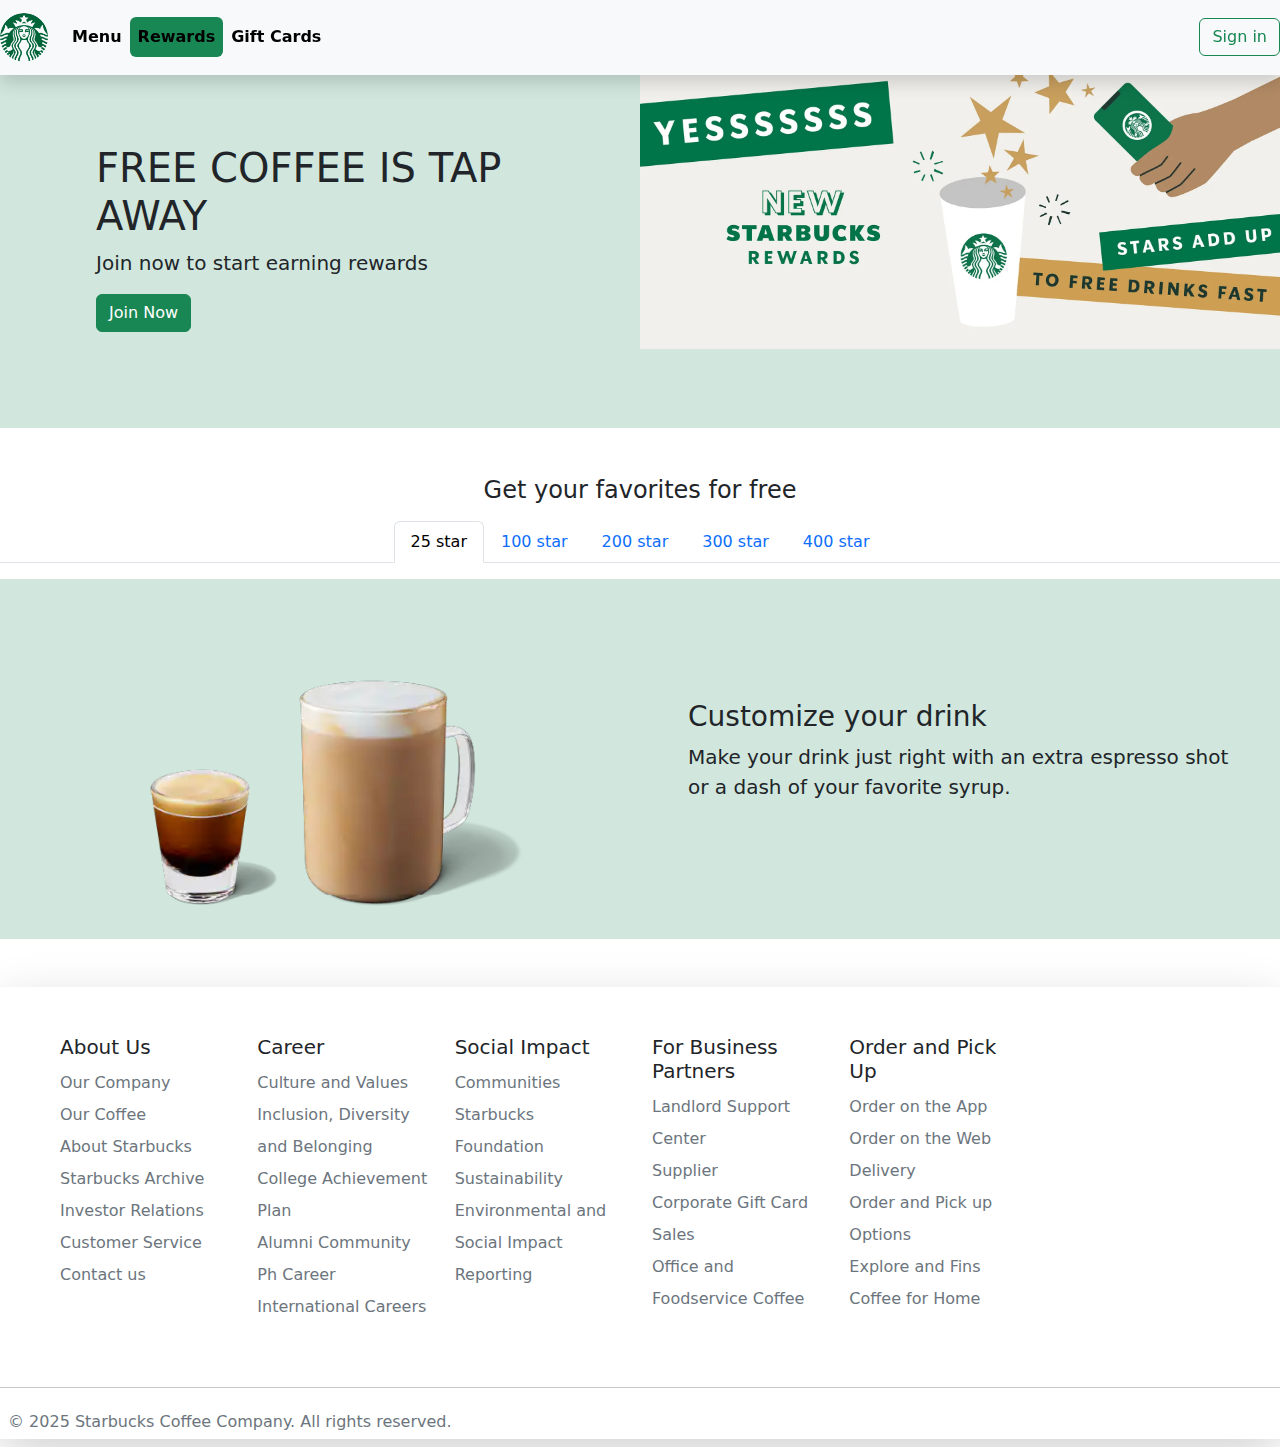
<file: reward.html>
<!DOCTYPE html>
<html lang="en">
<head>
  <meta charset="UTF-8">
  <meta name="viewport" content="width=device-width, initial-scale=1.0">
  <title>Document</title>
  <link href="https://cdn.jsdelivr.net/npm/bootstrap@5.3.3/dist/css/bootstrap.min.css" rel="stylesheet"
  integrity="sha384-QWTKZyjpPEjISv5WaRU9OFeRpok6YctnYmDr5pNlyT2bRjXh0JMhjY6hW+ALEwIH" crossorigin="anonymous">
  <link rel="stylesheet" href="style.css">
</head>
<body>
      <!--Nav Section-->
      <nav class="navbar navbar-expand-lg bg-body-tertiary shadow fixed-top">
        <div class="container-fluid p-0 m-0">
          <a class="navbar-brand" href="index.html"><img src="images/sb-logo.png" class="rounded-circle" style="width: 3rem;"></a>
          <button class="navbar-toggler" type="button" data-bs-toggle="collapse" data-bs-target="#navbarNav"
            aria-controls="navbarNav" aria-expanded="false" aria-label="Toggle navigation">
            <span class="navbar-toggler-icon"></span>
          </button>
          <div class="collapse navbar-collapse" id="navbarNav">
            <ul class="navbar-nav me-auto mb-2 mb-lg-0">
              <li class="nav-item">
                <a class="nav-hover nav-link active fw-bold" aria-current="page" href="menu.html">Menu</a>
              </li>
              <li class="nav-item">
                <a class="nav-hover nav-link active fw-bold bg-success rounded" href="#">Rewards</a>
              </li>
              <li class="nav-item">
                <a class="nav-hover nav-link active fw-bold" href="gift.html">Gift Cards</a>
              </li>
            </ul>
            <hr>
            <div class="d-flex">
              <a href="login.html" class="btn btn-outline-success">Sign in</a>
            </div>
          </div>
        </div>
      </nav>
      <!--End of Nav Section-->

      <!--Main Section-->
    <main class="pb-5 mt-5">
            <div class="row bg-success-subtle g-0">
              <div class="col-md-6">
                <div class="p-5 m-5">
                  <h1>FREE COFFEE IS TAP AWAY</h1>
                  <p class="fs-5">Join now to start earning rewards</p>
                  <a href="join.html" class="button btn btn-success">Join Now</a>
                </div>

              </div>
              <div class="col-md-6">
                <img class="img-fluid" src="images/reward-photo.webp">
              </div>
            </div>

          <!-- Tab Navigation -->
          <div class="mt-5 text-center">
            <h4 class="mb-3">Get your favorites for free</h4>
            <ul class="nav nav-tabs justify-content-center" id="myTab" role="tablist">
              <li class="nav-item" role="presentation">
                <button class="nav-link active" id="home-tab" data-bs-toggle="tab" data-bs-target="#25" type="button" role="tab" aria-controls="home" aria-selected="true">
                  25 star
                </button>
              </li>
              <li class="nav-item" role="presentation">
                <button class="nav-link" id="profile-tab" data-bs-toggle="tab" data-bs-target="#100" type="button" role="tab" aria-controls="profile" aria-selected="false">
                  100 star
                </button>
              </li>
              <li class="nav-item" role="presentation">
                <button class="nav-link" id="contact-tab" data-bs-toggle="tab" data-bs-target="#200" type="button" role="tab" aria-controls="contact" aria-selected="false">
                  200 star
                </button>
              </li>
              <li class="nav-item" role="presentation">
                <button class="nav-link" id="contact-tab" data-bs-toggle="tab" data-bs-target="#300" type="button" role="tab" aria-controls="contact" aria-selected="false">
                  300 star
                </button>
              </li>
              <li class="nav-item" role="presentation">
                <button class="nav-link" id="contact-tab" data-bs-toggle="tab" data-bs-target="#400" type="button" role="tab" aria-controls="contact" aria-selected="false">
                  400 star
                </button>
              </li>
            </ul>
          </div>
          <!--End of Tab Navigation -->

            <!-- Tab Content -->
            <div class="tab-content mt-3 bg-success-subtle" id="myTabContent">
              <div class="tab-pane fade show active" id="25" role="tabpanel" aria-labelledby="home-tab">
                <div class="row bg-success-subtle align-items-center g-0">
                  <div class="col-md-6">
                  <img class="img-fluid" src="images/25-star.png">
                  </div>
                  
                  <div class="col-md-6 p-5">
                    <h3>Customize your drink</h3>
                    <p class="fs-5">Make your drink just right with an extra espresso shot or a dash of your favorite syrup.</p>
                  </div>
                </div>
              </div>

              <div class="tab-pane fade" id="100" role="tabpanel" aria-labelledby="profile-tab">
                <div class="row bg-success-subtle align-items-center">
                  <div class="col-md-6">
                    <img class="img-fluid" src="images/100-star.png">
                  </div>

                  <div class="col-md-6 p-5">
                    <h3>Brewed hot or iced coffee or tea, bakery item, packaged snack and more</h3>
                    <p class="fs-5">Treat yourself to an iced coffee, buttery croissant, bag of chips and more.</p>
                  </div>
                </div>
              </div>

              <div class="tab-pane fade" id="200" role="tabpanel" aria-labelledby="contact-tab">
                <div class="row bg-success-subtle align-items-center g-0">
                  <div class="col-md-6">
                    <img class="img-fluid" src="images/200-star.png">
                  </div>

                  <div class="col-md-6 p-5">
                    <h3>Handcrafted drink (Cold Brew, lattes and more) or hot breakfast</h3>
                    <p class="fs-5">Turn good mornings great with a delicious handcrafted drink of your choice, breakfast sandwich or oatmeal on us.</p>
                  </div>
                </div>
              </div>

              <div class="tab-pane fade" id="300" role="tabpanel" aria-labelledby="contact-tab">
                <div class="row bg-success-subtle align-items-center">
                  <div class="col-md-6">
                    <img class="img-fluid" src="images/300-star.png">
                  </div>

                  <div class="col-md-6 p-5">
                    <h3>Sandwich, protein box or at-home coffee</h3>
                    <p class="fs-5">Enjoy a PM pick-me-up with a lunch sandwich, protein box or a bag of coffee including Starbucks VIA Instant.</p>
                  </div>
                </div>
              </div>


              <div class="tab-pane fade" id="400" role="tabpanel" aria-labelledby="contact-tab">
                <div class="row bg-success-subtle align-items-center g-0">
                  <div class="col-md-6">
                    <img class="img-fluid" src="images/400-star.png">
                  </div>

                  <div class="col-md-6 p-5">
                    <h3>Select Starbucks merchandise</h3>
                    <p class="fs-5">Take home a signature cup, drink tumbler or your choice of coffee merch up to 400 Php.</p>
                  </div>
                </div>
              </div>
            </div>
            <!--End of tab content-->
    </main>
      <!--End of Main Section-->

       <!--Footer-->
     <footer class="shadow-lg">
      <div class="container-fluid">
            <!-- Accordion for smaller screens -->
            <div class="accordion accordion-flush d-lg-none pt-5" id="footerAccordion">
              <!-- About Us -->
              <div class="accordion-item">
                <h2 class="accordion-header" id="aboutUsHeading">
                  <button class="accordion-button" type="button" data-bs-toggle="collapse" data-bs-target="#aboutUsCollapse" aria-expanded="true" aria-controls="aboutUsCollapse">
                    About Us
                  </button>
                </h2>
                <div id="aboutUsCollapse" class="accordion-collapse collapse show" aria-labelledby="aboutUsHeading" data-bs-parent="#footerAccordion">
                  <div class="accordion-body">
                    <a href="https://www.starbucks.com/about-us/" class="custom-link lh-lg link-offset-2 link-underline link-underline-opacity-0 d-block text-secondary">Our Company</a>
                    <a href="https://www.starbucks.com/coffee/" class="custom-link lh-lg link-offset-2 link-underline link-underline-opacity-0 d-block text-secondary">Our Coffee</a>
                    <a href="https://about.starbucks.com/" class="custom-link lh-lg link-offset-2 link-underline link-underline-opacity-0 d-block text-secondary">About Starbucks</a>
                    <a href="https://archive.starbucks.com/" class="custom-link lh-lg link-offset-2 link-underline link-underline-opacity-0 d-block text-secondary">Starbucks Archive</a>
                    <a href="https://investor.starbucks.com/ir-home/default.aspx" class="custom-link lh-lg link-offset-2 link-underline link-underline-opacity-0 d-block text-secondary">Investor Relations</a>
                    <a href="https://customerservice.starbucks.com/sbux" class="custom-link lh-lg link-offset-2 link-underline link-underline-opacity-0 d-block text-secondary">Customer Service</a>
                    <a href="https://www.starbucks.com/contact/" class="custom-link lh-lg link-offset-2 link-underline link-underline-opacity-0 d-block text-secondary">Contact us</a>
                  </div>
                </div>
              </div>
            </div>
            <!--End About us footer section-->

            <!-- Careers -->
            <div class="accordion accordion-flush d-lg-none" id="footerAccordion">
              <div class="accordion-item">
                <h2 class="accordion-header" id="careersHeading">
                  <button class="accordion-button collapsed" type="button" data-bs-toggle="collapse" data-bs-target="#careersCollapse" aria-expanded="false" aria-controls="careersCollapse">
                    Careers
                  </button>
                </h2>
                <div id="careersCollapse" class="accordion-collapse collapse" aria-labelledby="careersHeading" data-bs-parent="#footerAccordion">
                  <div class="accordion-body">
                    <a href="https://careers.starbucks.com/culture/" class="custom-link lh-lg link-offset-2 link-underline link-underline-opacity-0 d-block text-secondary">Culture and Values</a>
                    <a href="https://about.starbucks.com/inclusion-diversity-belonging/" class="custom-link lh-lg link-offset-2 link-underline link-underline-opacity-0 d-block text-secondary">Inclusion, Diversity, & Belonging</a>
                    <a href="https://careers.starbucks.com/benefits/education/" class="custom-link lh-lg link-offset-2 link-underline link-underline-opacity-0 d-block text-secondary">College Achievement Plan</a>
                    <a href="https://alumni.starbucks.com/login/" class="custom-link lh-lg link-offset-2 link-underline link-underline-opacity-0 d-block text-secondary">Alumni Community</a>
                    <a href="https://careers.starbucks.com/" class="custom-link lh-lg link-offset-2 link-underline link-underline-opacity-0 d-block text-secondary">PH Careers</a>
                    <a href="https://careers.starbucks.com/discover-opportunities/international-careers/" class="custom-link lh-lg link-offset-2 link-underline link-underline-opacity-0 d-block text-secondary">International Careers</a>
                  </div>
                </div>
              </div>
            </div> 
            <!--End of Career section footer-->

              <!--Social Impact-->
              <div class="accordion accordion-flush d-lg-none" id="footerAccordion">
                <div class="accordion-item">
                  <h2 class="accordion-header" id="socialImpact">
                    <button class="accordion-button collapsed" type="button" data-bs-toggle="collapse" data-bs-target="#careersCollapse" aria-expanded="false" aria-controls="careersCollapse">
                      Social Impact
                    </button>
                  </h2>
                  <div id="careersCollapse" class="accordion-collapse collapse" aria-labelledby="careersHeading" data-bs-parent="#footerAccordion">
                    <div class="accordion-body">
                      <a href="https://about.starbucks.com/communities/" class="custom-link lh-lg link-offset-2 link-underline link-underline-opacity-0 d-block text-secondary">Communities</a>
                      <a href="https://about.starbucks.com/the-starbucks-foundation/" class="custom-link lh-lg link-offset-2 link-underline link-underline-opacity-0 d-block text-secondary">Starbucks Foundation</a>
                      <a href="https://about.starbucks.com/sustainability/" class="custom-link lh-lg link-offset-2 link-underline link-underline-opacity-0 d-block text-secondary">Sustainability</a>
                      <a href="https://www.starbucks.com/responsibility/reporting-hub/" class="custom-link lh-lg link-offset-2 link-underline link-underline-opacity-0 d-block text-secondary">Environmental and Social Impact Reporting</a>
                    </div>
                  </div>
                </div>
              </div>
              <!--End of Social Impact-->
            
            <!--For Business Partners-->
            <div class="accordion accordion-flush d-lg-none" id="footerAccordion">
              <div class="accordion-item">
                <h2 class="accordion-header" id="forBusinessPartners">
                  <button class="accordion-button" type="button" data-bs-toggle="collapse" data-bs-target="#aboutUsCollapse" aria-expanded="true" aria-controls="aboutUsCollapse">
                    For Business Partner
                  </button>
                </h2>
                <div id="aboutUsCollapse" class="accordion-collapse collapse show" aria-labelledby="aboutUsHeading" data-bs-parent="#footerAccordion">
                  <div class="accordion-body">
                    <a href="https://www.starbucks.com/business/landlord-faq/" class="custom-link lh-lg link-offset-2 link-underline link-underline-opacity-0 d-block text-secondary">Landlord Support Center</a>
                    <a href="https://www.starbucks.com/business/suppliers/" class="custom-link lh-lg link-offset-2 link-underline link-underline-opacity-0 d-block text-secondary">Supplier</a>
                    <a href="https://www.starbuckscardb2b.com/s/" class="custom-link lh-lg link-offset-2 link-underline link-underline-opacity-0 d-block text-secondary">Corporate Gift Card Sales</a>
                    <a href="https://www.nestlecoffeepartnerssl.com/our-brands/we-proudly-serve-starbucks" class="custom-link lh-lg link-offset-2 link-underline link-underline-opacity-0 d-block text-secondary">Office and Foodservice Coffee</a>
                  </div>
                </div>
              </div>
            </div>
              <!--End of Business Partners-->

              <!--Order and Pick Up-->
              <div class="accordion accordion-flush d-lg-none" id="footerAccordion">
                <div class="accordion-item">
                  <h2 class="accordion-header" id="orderAndPickUp">
                    <button class="accordion-button" type="button" data-bs-toggle="collapse" data-bs-target="#aboutUsCollapse" aria-expanded="true" aria-controls="aboutUsCollapse">
                      Order and Pick Up
                    </button>
                  </h2>
                  <div id="aboutUsCollapse" class="accordion-collapse collapse show" aria-labelledby="aboutUsHeading" data-bs-parent="#footerAccordion">
                    <div class="accordion-body">
                      <a href="https://www.starbucks.com/rewards/mobile-apps/" class="custom-link lh-lg link-offset-2 link-underline link-underline-opacity-0 d-block text-secondary">Order on the App</a>
                      <a href="https://www.starbucks.com/menu" class="custom-link lh-lg link-offset-2 link-underline link-underline-opacity-0 d-block text-secondary">Order on the web</a>
                      <a href="https://www.starbucks.com/stores-and-ordering/delivery/" class="custom-link lh-lg link-offset-2 link-underline link-underline-opacity-0 d-block text-secondary">Delivery</a>
                      <a href="https://www.starbucks.com/stores-and-ordering/" class="custom-link lh-lg link-offset-2 link-underline link-underline-opacity-0 d-block text-secondary">Order and Pick up Options</a>
                      <a href="https://athome.starbucks.com/?utm_source=starbucks.com&utm_medium=referral&utm_campaign=footer" class="custom-link lh-lg link-offset-2 link-underline link-underline-opacity-0 d-block text-secondary">Explore and Find Coffee for Home</a>
                    </div>
                  </div>
                </div>
              </div>
              <!--End of Order and Pick Up-->  


              <!-- Full-width view for larger screens -->

               <!--larger screens for about footer section-->
              <div class="row p-5 d-none d-lg-flex">
                    <div class="col-md-2">
                      <h5>About Us</h5>
                      <a href="https://www.starbucks.com/about-us/" class="custom-link link-offset-2 link-underline link-underline-opacity-0 d-block text-secondary lh-lg">Our Company</a>
                      <a href="https://www.starbucks.com/coffee/" class="custom-link link-offset-2 link-underline link-underline-opacity-0 d-block text-secondary lh-lg">Our Coffee</a>
                      <a href="https://about.starbucks.com/" class="custom-link link-offset-2 link-underline link-underline-opacity-0 d-block text-secondary lh-lg">About Starbucks</a>
                      <a href="https://archive.starbucks.com/" class="custom-link link-offset-2 link-underline link-underline-opacity-0 d-block text-secondary lh-lg">Starbucks Archive</a>
                      <a href="https://investor.starbucks.com/ir-home/default.aspx" class="custom-link link-offset-2 link-underline link-underline-opacity-0 d-block text-secondary lh-lg">Investor Relations</a>
                      <a href="https://customerservice.starbucks.com/sbux" class="custom-link link-offset-2 link-underline link-underline-opacity-0 d-block text-secondary lh-lg">Customer Service</a>
                      <a href="https://www.starbucks.com/contact/" class="custom-link link-offset-2 link-underline link-underline-opacity-0 d-block text-secondary lh-lg">Contact us</a>
                    </div>
                    <!--End of larger screens for about footer section-->
                    
                    <!--larger screens for career footer section-->
                    <div class="col-md-2">
                      <h5>Career</h5>
                      <a href="https://careers.starbucks.com/culture/" class="custom-link link-offset-2 link-underline link-underline-opacity-0 d-block text-secondary lh-lg">Culture and Values</a>
                      <a href="https://about.starbucks.com/inclusion-diversity-belonging/" class="custom-link link-offset-2 link-underline link-underline-opacity-0 d-block text-secondary lh-lg">Inclusion, Diversity and Belonging</a>
                      <a href="https://careers.starbucks.com/benefits/education/" class="custom-link link-offset-2 link-underline link-underline-opacity-0 d-block text-secondary lh-lg">College Achievement Plan</a>
                      <a href="https://alumni.starbucks.com/login/" class="custom-link link-offset-2 link-underline link-underline-opacity-0 d-block text-secondary lh-lg">Alumni Community</a>
                      <a href="https://careers.starbucks.com/" class="custom-link link-offset-2 link-underline link-underline-opacity-0 d-block text-secondary lh-lg">Ph Career</a>
                      <a href="https://careers.starbucks.com/discover-opportunities/international-careers/" class="custom-link link-offset-2 link-underline link-underline-opacity-0 d-block text-secondary lh-lg">International Careers</a>
                    </div>
                    <!--End of larger screens for career footer section-->

                    <!--larger screens for social impact footer section-->
                    <div class="col-md-2">
                      <h5>Social Impact</h5>
                      <a href="https://about.starbucks.com/communities/" class="custom-link custom-link link-offset-2 link-underline link-underline-opacity-0 d-block text-secondary lh-lg">Communities</a>
                      <a href="https://about.starbucks.com/the-starbucks-foundation/" class="custom-link custom-link link-offset-2 link-underline link-underline-opacity-0 d-block text-secondary lh-lg">Starbucks Foundation</a>
                      <a href="https://about.starbucks.com/sustainability/" class="custom-link custom-link link-offset-2 link-underline link-underline-opacity-0 d-block text-secondary lh-lg">Sustainability</a>
                      <a href="https://www.starbucks.com/responsibility/reporting-hub/" class="custom-link custom-link link-offset-2 link-underline link-underline-opacity-0 d-block text-secondary lh-lg">Environmental and Social Impact Reporting</a>
                    </div>
                    <!--End of larger screens for social impact footer section-->

                    <!--larger screens for business partners footer section-->
                    <div class="col-md-2">
                      <h5>For Business Partners</h5>
                      <a href="https://www.starbucks.com/business/landlord-faq/" class="custom-link custom-link link-offset-2 link-underline link-underline-opacity-0 d-block text-secondary lh-lg">Landlord Support Center</a>
                      <a href="https://www.starbucks.com/business/suppliers/" class="custom-link custom-link link-offset-2 link-underline link-underline-opacity-0 d-block text-secondary lh-lg">Supplier</a>
                      <a href="https://www.starbuckscardb2b.com/s/" class="custom-link custom-link link-offset-2 link-underline link-underline-opacity-0 d-block text-secondary lh-lg">Corporate Gift Card Sales</a>
                      <a href="https://www.nestlecoffeepartnerssl.com/our-brands/we-proudly-serve-starbucks" class="custom-link custom-link link-offset-2 link-underline link-underline-opacity-0 d-block text-secondary lh-lg">Office and Foodservice Coffee</a>
                    </div>
                     <!--End of larger screens for business partners footer section-->

                     <!--larger screens for Order and Pick up footer section-->
                     <div class="col-md-2">
                      <h5>Order and Pick Up</h5>
                      <a href="https://www.starbucks.com/rewards/mobile-apps/" class="custom-link link-offset-2 link-underline link-underline-opacity-0 d-block text-secondary lh-lg">Order on the App</a>
                      <a href="https://www.starbucks.com/menu" class="custom-link link-offset-2 link-underline link-underline-opacity-0 d-block text-secondary lh-lg">Order on the Web</a>
                      <a href="https://www.starbucks.com/stores-and-ordering/delivery/" class="custom-link link-offset-2 link-underline link-underline-opacity-0 d-block text-secondary lh-lg">Delivery</a>
                      <a href="https://www.starbucks.com/stores-and-ordering/" class="custom-link link-offset-2 link-underline link-underline-opacity-0 d-block text-secondary lh-lg">Order and Pick up Options</a>
                      <a href="https://athome.starbucks.com/?utm_source=starbucks.com&utm_medium=referral&utm_campaign=footer" class="custom-link link-offset-2 link-underline link-underline-opacity-0 d-block text-secondary lh-lg">Explore and Fins Coffee for Home</a>
                    </div>
                     <!-- End of larger screens for Order and Pick up footer section-->
              </div>
      </div>
      <hr>
        <h6 class="text-secondary p-2">© 2025 Starbucks Coffee Company. All rights reserved.</h6>
    </footer>
    <!--End of Footer-->
  <script src="https://cdn.jsdelivr.net/npm/bootstrap@5.3.3/dist/js/bootstrap.bundle.min.js"
  integrity="sha384-YvpcrYf0tY3lHB60NNkmXc5s9fDVZLESaAA55NDzOxhy9GkcIdslK1eN7N6jIeHz"
  crossorigin="anonymous"></script>
</body>
</html>
</file>
<file: style.css>
.custom-link:hover {
  color: black !important;
  transition: 0.3s ease;
}

.nav-hover:hover{
  color: rgb(10, 106, 10) !important;
  transition: 0.3s ease;
}

.tab-pane {
  transition: 0.2s ease-in-out;
}

@keyframes bounce {
  0%, 20%, 50%, 80%, 100% {
      transform: translateY(0);
  }
  40% {
      transform: translateY(-30px);
  }
  60% {
      transform: translateY(-15px);
  }
}

.hover-bounce:hover {
  animation: bounce 1s;
}
</file>
